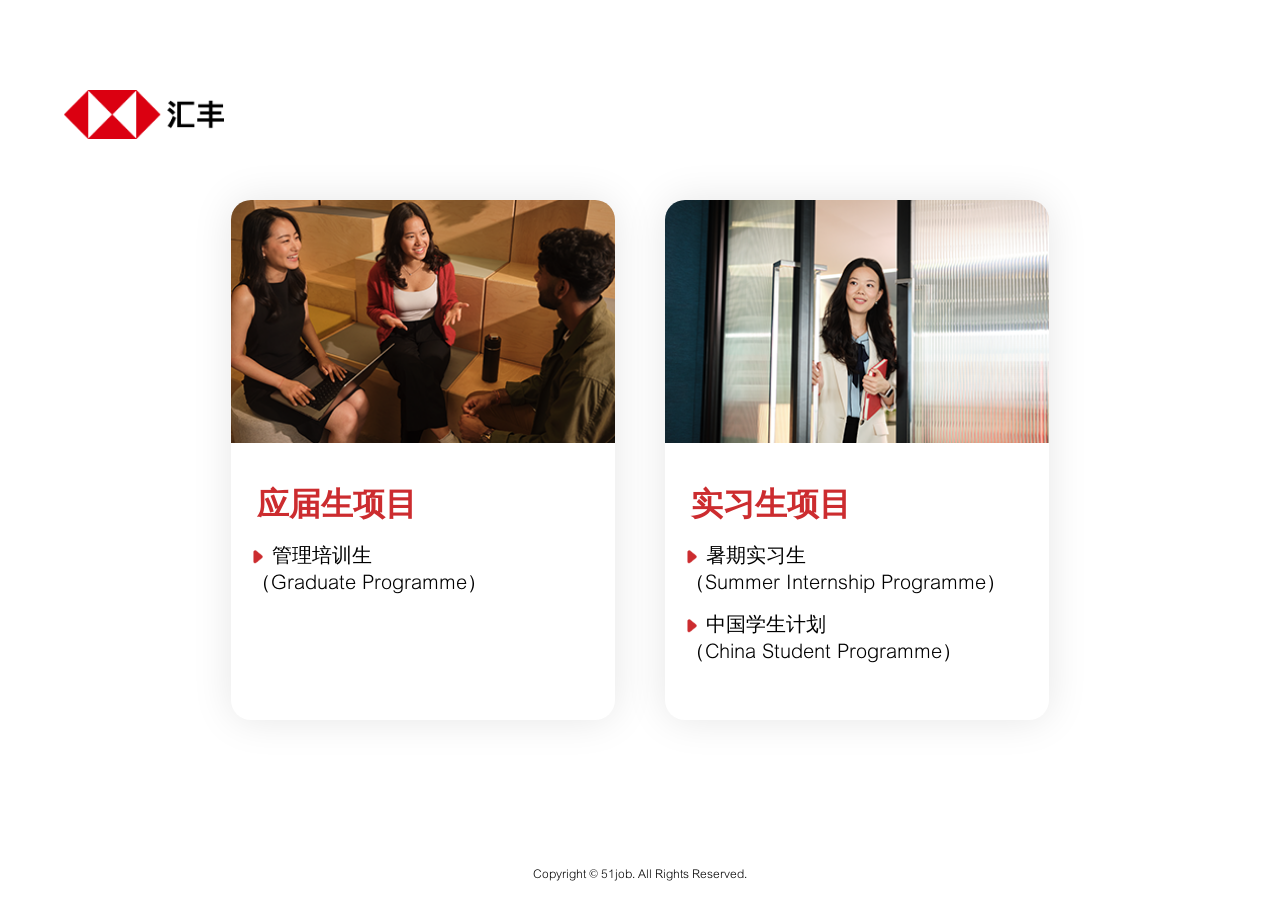
<file: index.html>
<!doctype html>
<html lang="en">
  <head>
    <!-- JSl70ee6Jeu8oxGMrnHo3wvqVj9bJJhqny8ovd8jeAdW8zS6lGyMfg4YvP5ZGYLPdS2XzC8arn1nfU9tlh5NT6Po3hvJfE0NNgPdnr4VinI= -->
    <!-- 是否使用数据接口：否 -->
    <meta charset="UTF-8" />
    <meta name="viewport" content="width=device-width, initial-scale=1.0" />
    <meta http-equiv="X-UA-Compatible" content="ie=edge" />
    <meta http-equiv="Content-Type" content="text/html; charset=utf-8" />
    <meta name="viewport" content="width=device-width,initial-scale=1" />
    <title>汇丰银行2027校园招聘</title>
    <meta
      content="汇丰银行2027校园招聘，前程无忧为您提供最新招聘职位，校园招聘信息，面试技巧等。帮助您顺利踏入汇丰银行2027校园的大门，开启一段崭新的职业生涯。"
      name="description"
    />
    <meta
      content="汇丰银行2027校园招聘,汇丰银行2027校园招聘信息,汇丰银行2027校园招聘"
      name="keywords"
    />
    <meta http-equiv="expires" content="0" />
    <meta http-equiv="pragma" content="no-cache" />
    <meta http-equiv="cache-control" content="no-cache" />
    <meta name="format-detection" content="telephone=no" />
    <meta
      name="viewport"
      content="width=device-width,initial-scale=1,minimum-scale=1,maximum-scale=1,user-scalable=no"
    />
    <meta name="viewport" content="width=1280" />
    <meta name="robots" content="all" />
    <meta http-equiv="cache-control" content="no-siteapp" />
    <meta name="render" content="webkit|ie-comp|ie-stand" />
    <link rel="stylesheet" href="./css/reset.min.css" />
    <!-- <link rel="stylesheet" href="./css/style.css"> -->
    <!-- <script src="https://campus.51job.com/51job-ideal-cdn/ienv/2022d1d1d5/ienv.min.js"></script>
  <script src="https://campus.51job.com/51job-ideal-cdn/jquery/2022d1d12d4/jquery.min.js"></script> -->
    <script type="text/javascript">
      if (/(iPhone|iPad|iPod|iOS|Android)/i.test(navigator.userAgent)) {
        window.location.href = "./m/index.html";
      } else {
      }
    </script>
    <!-- 51统计 -->
    <link rel="stylesheet" type="text/css" href="css/reset.min.css" />
    <script>
      var sId = "2bcb8d4c5956c9aa0345824df34c0d81";
      show = document.createElement("script");
      show.src = "//analysis.51job.com/show.js?" + sId;
      var headElement = document.getElementsByTagName("head")[0];
      headElement.appendChild(show);
    </script>

    <style type="text/css">
      body {
        font-family: "light";
      }
      /*版权*/
      .copyright {
        position: absolute;
        bottom: 0;
        width: 100%;
        text-align: center;
        height: 50px;
        line-height: 50px;
        color: #000;
        font-size: 12px;
        z-index: 20;
      }

      #demo1 {
        height: 100vh;
        width: 100%;
        position: relative;
        /* background: url(images/zsj.png) no-repeat top left/100% 100%; */
        background: #ffffff;
      }
      .s1-content {
        height: calc(100% - 160px); /* 设置容器高度为 100% */
        display: flex;
        flex-direction: column;
        justify-content: center; /* 水平居中 */
        align-items: center; /* 垂直居中 */
      }
      .navbox {
        display: flex;
        justify-content: center; /* 水平居中 */
        align-items: center; /* 垂直居中 */
        cursor: pointer;
      }
      .navbox .l,
      .navbox .r,
      .navbox .c {
        width: 384px;
        height: 520px;
        background-color: #ffffff;
        box-shadow: 0px 0px 40px 0px rgba(0, 0, 0, 0.1);
        border-radius: 20px;
        margin-top: 180px;
      }
      .navbox .l img,
      .navbox .r img,
      .navbox .c img {
        width: 100%;
        border-radius: 20px 20px 0px 0px;
      }
      .navbox .l {
        margin-right: 50px;
      }
      .navbox p {
        padding-left: 20px;
        padding-bottom: 15px;
        box-sizing: border-box;
        font-size: 20px;
      }
      .navbox h2 {
        font-size: 32px;
        color: #cc2c2f;
        padding: 36px 0px 15px 26px;
        box-sizing: border-box;
      }
      @media (max-width: 1200px) {
        .navbox .l,
        .navbox .r,
        .navbox .c {
          flex: 1;
          width: auto;
          height: 520px;
          background-color: #ffffff;
          box-shadow: 0px 0px 40px 0px rgba(0, 0, 0, 0.1);
          border-radius: 20px;
          margin-top: 180px;
        }
      }
      .logo {
        position: absolute;
        top: 10%;
        left: 5%;
        box-sizing: border-box;
        width: 160px;
        height: 49px;
      }
      .sjx {
        width: 15px !important;
        height: 15px !important;
        vertical-align: middle;
        /* margin-right: 15px; */
      }
      .navbox a {
        color: #000;
      }

      @font-face {
        font-family: light;
        src: url("../font/light.woff") format("truetype");
      }
    </style>
  </head>

  <body>
    <!-- <div class="ent">
    <a href="about.html"><img src="images/ent.png"></a>
  </div> -->
    <div id="demo1">
      <div class="s1-content">
        <img class="logo" alt="logo" src="images/logo.png" />
        <div class="navbox">
          <div class="l">
            <img alt="logo" src="images/pic10.png" />
            <h2>应届生项目</h2>
            <a href="about1.html">
              <p>
                <img class="sjx" src="images/sjx.png" />
                管理培训生<br />（Graduate Programme）
              </p>
            </a>
            <!-- <a href="about2.html">
            <p>
              <img class="sjx" src="images/sjx.png" />
              未来领袖计划<br>（Supernova Programme）
             </p>
          </a> -->
          </div>
          <div class="c">
            <img alt="logo" src="images/pic9.png" />
            <h2>实习生项目</h2>
            <a href="sip.html">
              <p>
                <img class="sjx" src="images/sjx.png" />
                暑期实习生<br />
                （Summer Internship Programme）
              </p>
            </a>
            <a href="csp.html">
              <p>
                <img class="sjx" src="images/sjx.png" />
                <span>
                  中国学生计划<br />
                  （China Student Programme）
                </span>
              </p>
            </a>
          </div>
          <!-- <div class="r">
          <img alt="logo" src="images/pic3.jpg" />
          <h2>
            汇聚英才·成就未来
          </h2>
          <a target="_blank" href="https://campus.51job.com/competition">
           <p>
            <img class="sjx" src="images/sjx.png" />
            <span>
              汇丰中国未来商业领袖挑战赛
            </span>
           </p>
          </a>
        </div> -->
        </div>
      </div>
      <!-- <img class="slogan" alt="logo" src="images/slogan.png" /> -->
    </div>
    <div class="copyright">
      <p>
        Copyright © 51job. All Rights Reserved.
        <!-- <img src="images/hand.png" />未经51job.com同意，不得转载本网站之所有招聘信息及作品；无忧工作网版权所有&copy;1999-
      <script>
        document.write((new Date()).getFullYear())
      </script> -->
      </p>
    </div>
  </body>
</html>
</file>
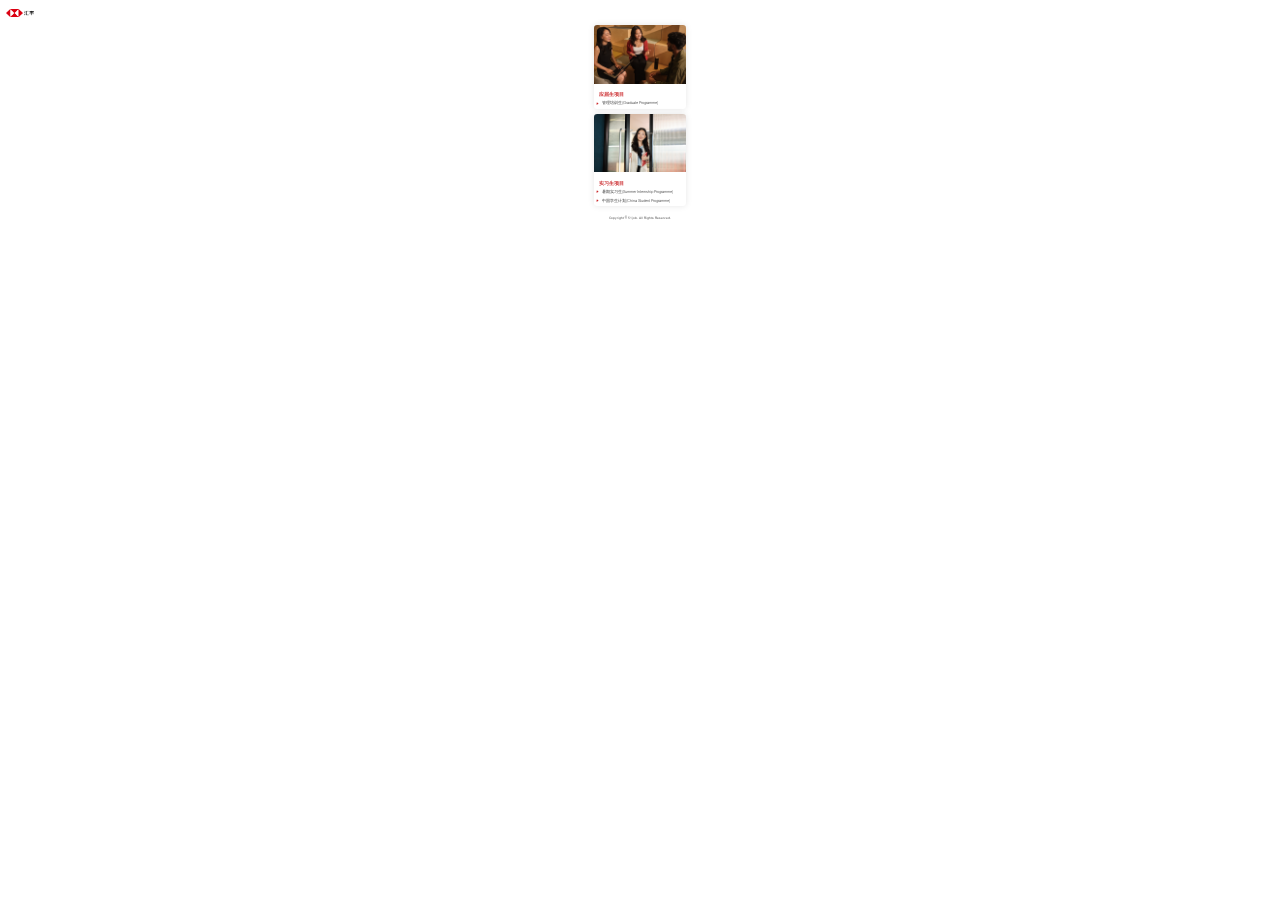
<file: m/index.html>
<!doctype html>
<html lang="en">
  <head>
    <!-- 制作人信息 -->
    <!-- JSl70ee6Jeu8oxGMrnHo3wvqVj9bJJhqny8ovd8jeAdW8zS6lGyMfg4YvP5ZGYLPdS2XzC8arn1nfU9tlh5NT6Po3hvJfE0NNgPdnr4VinI= -->
    <!-- 是否使用数据接口：否 -->
    <title>汇丰银行2027校园招聘</title>
    <meta
      content="汇丰银行2027校园招聘，前程无忧为您提供最新招聘职位，校园招聘信息，面试技巧等。帮助您顺利踏入汇丰银行的大门，开启一段崭新的职业生涯。"
      name="description"
    />
    <meta
      content="汇丰银行2027校园招聘,汇丰银行2027校园招聘信息,汇丰银行2027校园招聘"
      name="keywords"
    />
    <meta http-equiv="Content-Type" content="text/html; charset=utf-8" />
    <meta http-equiv="pragma" content="no-cach" />
    <meta name="robots" content="all" />
    <meta http-equiv="x-rim-auto-match" content="none" />
    <meta name="format-detection" content="telephone=no" />
    <meta name="format-detection" content="email=no" />
    <meta name="format-detection" content="address=no" />
    <meta name="format-detection" content="date=no" />
    <meta
      name="viewport"
      content="width=device-width, user-scalable=no, initial-scale=1.0, maximum-scale=1.0, minimum-scale=1.0"
    />
    <meta
      http-equiv="Cache-Control"
      content="no-cache, no-store, must-revalidate"
    />
    <meta http-equiv="Pragma" content="no-cache" />
    <meta http-equiv="Expires" content="0" />
    <script
      type="text/javascript"
      src="https://campus.51job.com/51job-ideal-cdn/jquery/2022d1d12d4/jquery.min.js"
    ></script>
    <link
      rel="stylesheet"
      href="https://campus.51job.com/51job-ideal-cdn/swiper/2022d5d2d0/swiper.min.css"
    />
    <script src="https://res.wx.qq.com/open/js/jweixin-1.6.0.js"></script>
    <script src="https://campus.51job.com/51job-ideal-cdn/ienv/2022d1d1d5/ienv.min.js"></script>
    <script type="text/javascript">
      if (/(iPhone|iPad|iPod|iOS|Android)/i.test(navigator.userAgent)) {
        window.IENV.config({
          rem: { bline: "by", rval: 1334 },
        });
      } else {
        // pc
        // window.location.href = "https://campus.51job.com/hsbc/";
      }
      // var loader51 = new IENV.Loader({ auto: true });
    </script>
    <link rel="stylesheet" type="text/css" href="css/index.css" />
    <link rel="stylesheet" type="text/css" href="css/reset.min.css" />

    <!-- <script type="text/javascript">
    (function (document) {
      var dcl = document.documentElement,
        ww;

      function setRootRem() {
        ww = dcl.clientWidth;
        dcl.style.fontSize = 100 * (ww / 750) + "px"; // 750为设计稿宽度
      }
      setRootRem();
      document.addEventListener("DOMContentLoaded", setRootRem, false);
      window.addEventListener("resize", setRootRem, false);
    })(document);
  </script> -->
  </head>

  <body class="bj">
    <!-- 横屏 -->
    <!-- <div class="cover posa">
    <div class="iphone Rotate"></div>
    <p>为了更好的用户体验，请将屏幕竖向浏览！</p>
  </div> -->
    <!-- 横屏 -->
    <div class="swiper-container picMain">
      <div class="swiper-wrapper">
        <!-- p1 -->
        <div class="swiper-slide swiper-no-swiping">
          <div class="box">
            <div class="logo">
              <img src="images/logo.png" />
            </div>
            <div class="navbox">
              <div class="l">
                <img alt="logo" src="images/pic8.png" />
                <h2>应届生项目</h2>
                <a href="about1.html">
                  <p>
                    <img class="sjx" src="images/sjx.png" />
                    管理培训生(Graduate Programme)
                  </p>
                </a>
                <!-- <a href="about2.html">
              <p>
                <img class="sjx" src="images/sjx.png" />
                未来领袖计划(Supernova Programme)
              </p>
            </a> -->
              </div>
              <div class="c">
                <img alt="logo" src="images/pic9.png" />
                <h2>实习生项目</h2>
                <a href="sip.html">
                  <p>
                    <img class="sjx" src="images/sjx.png" />
                    暑期实习生(Summer Internship Programme)
                  </p>
                </a>
                <a href="csp.html">
                  <p>
                    <img class="sjx" src="images/sjx.png" />
                    中国学生计划(China Student Programme)
                  </p>
                </a>
              </div>
              <!-- <div class="r">
            <img alt="logo" src="images/sy3.png" />
            <h2>汇聚英才·成就未来</h2>
            <a target="_blank" href="https://campus.51job.com/competition">
              <p>
                <img class="sjx" src="images/sjx.png" />
                汇丰中国未来商业领袖挑战赛
                
              </p>
            </a>
          </div> -->
            </div>
            <!--版权信息区域-->
            <div class="copyright">
              <p>Copyright © 51job. All Rights Reserved.</p>
              <!-- <p>
            无忧工作网版权所有&copy;1999-
            <script>
              document.write(new Date().getFullYear());
            </script>
          </p> -->
            </div>
          </div>
        </div>
      </div>
    </div>
  </body>
  <!--swiper轮播-->
  <script
    type="text/javascript"
    src="https://campus.51job.com/51job-ideal-cdn/swiper/2022d5d2d0/swiper.min.js"
  ></script>
  <!--swiper轮播-->

  <script>
    // $.support.cors = true;
    // window.IENV.useShare({
    //     title: '',
    //     desc: '',
    //     link: location.href,
    //     imgUrl: "images/share.png",
    //     debug: false
    // })
  </script>
  <script>
    var mySwiper = new Swiper(".swiper", {
      autoplay: true, //可选选项，自动滑动
      pagination: {
        el: ".swiper-pagination",
      },
    });
  </script>
</html>
</file>
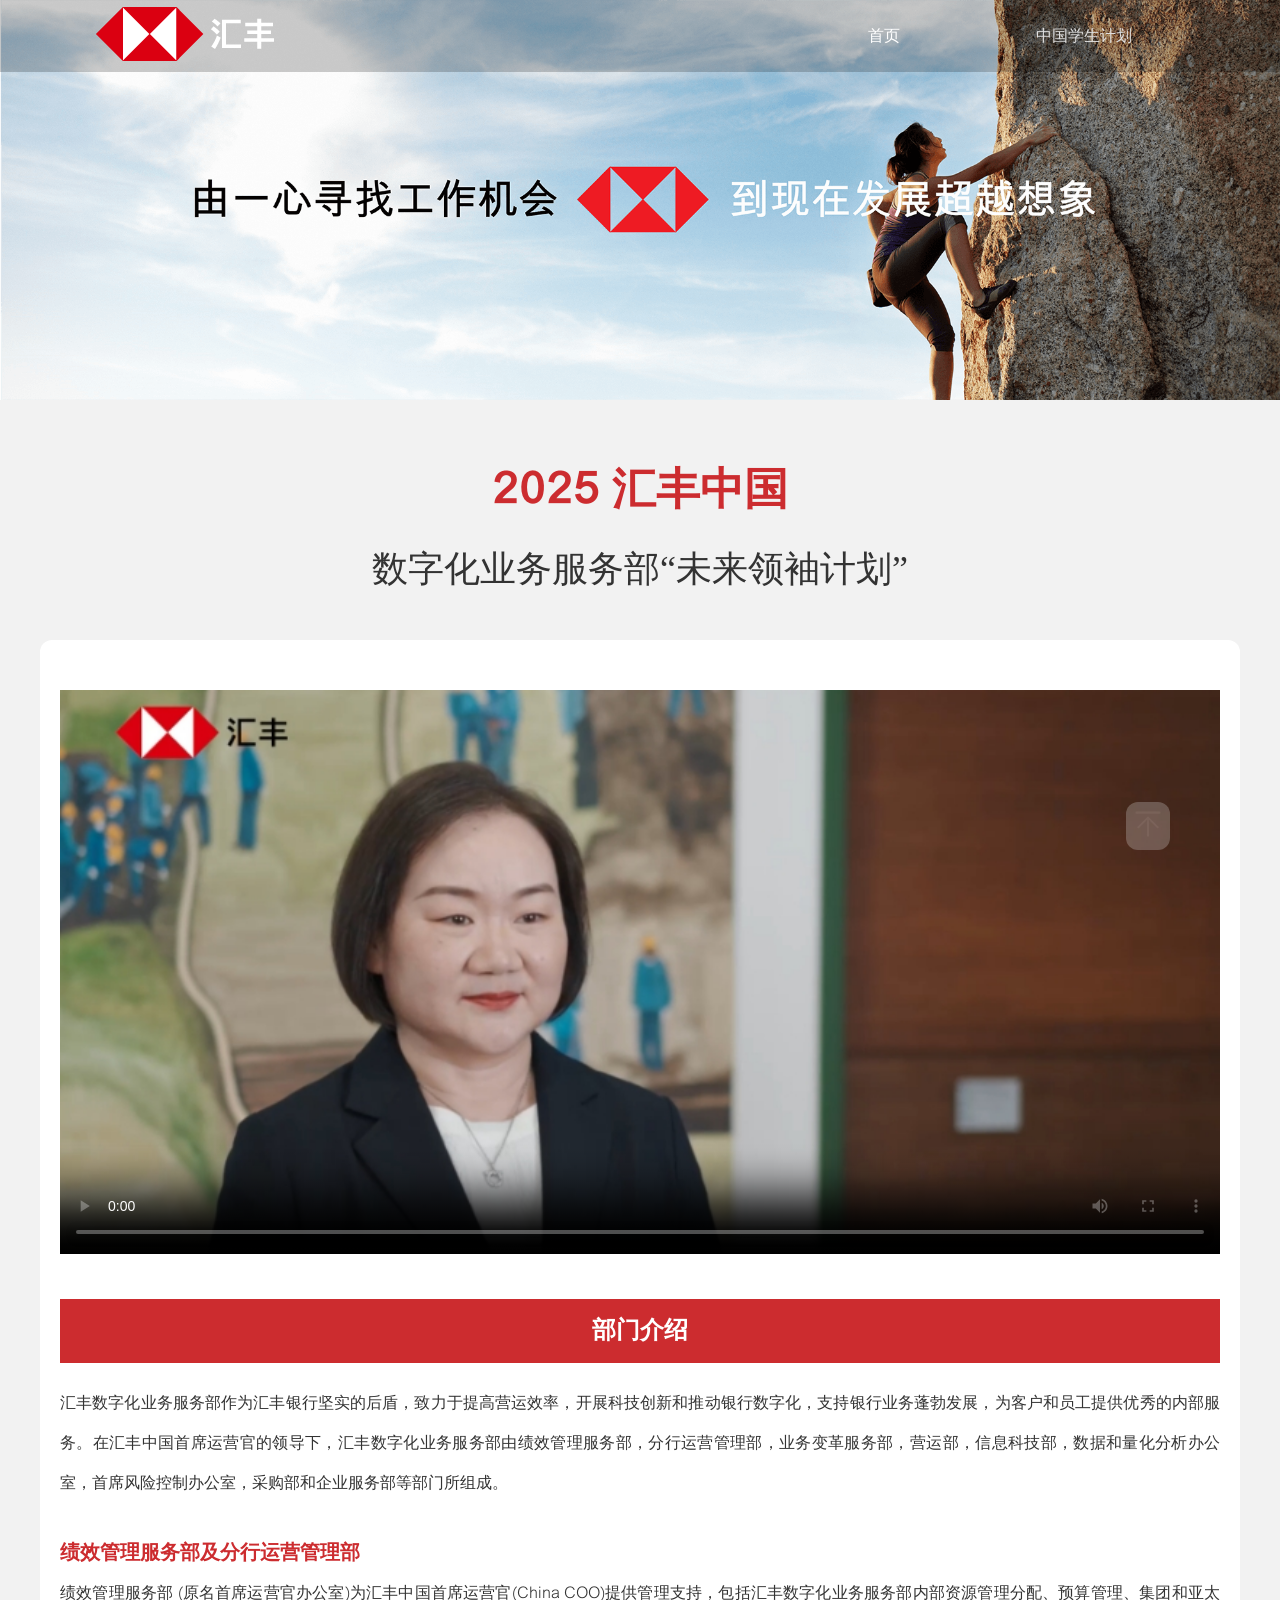
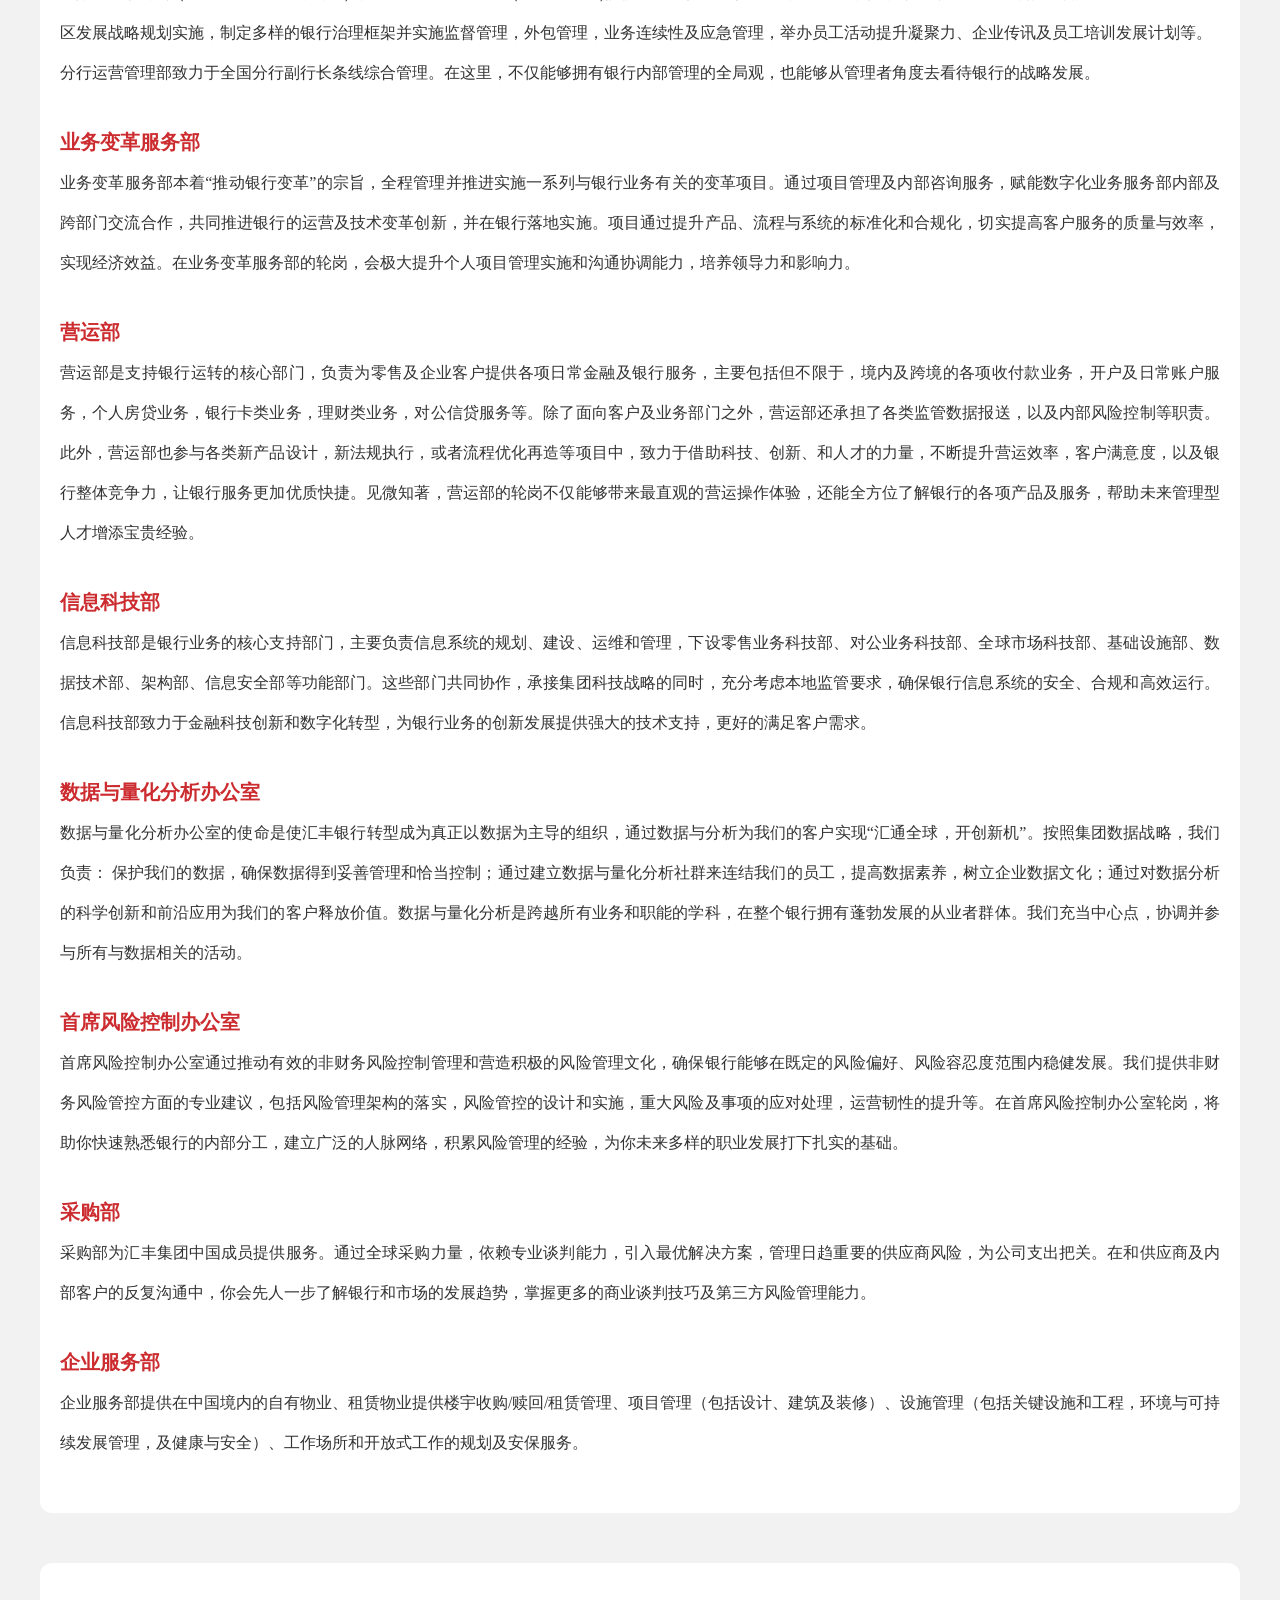
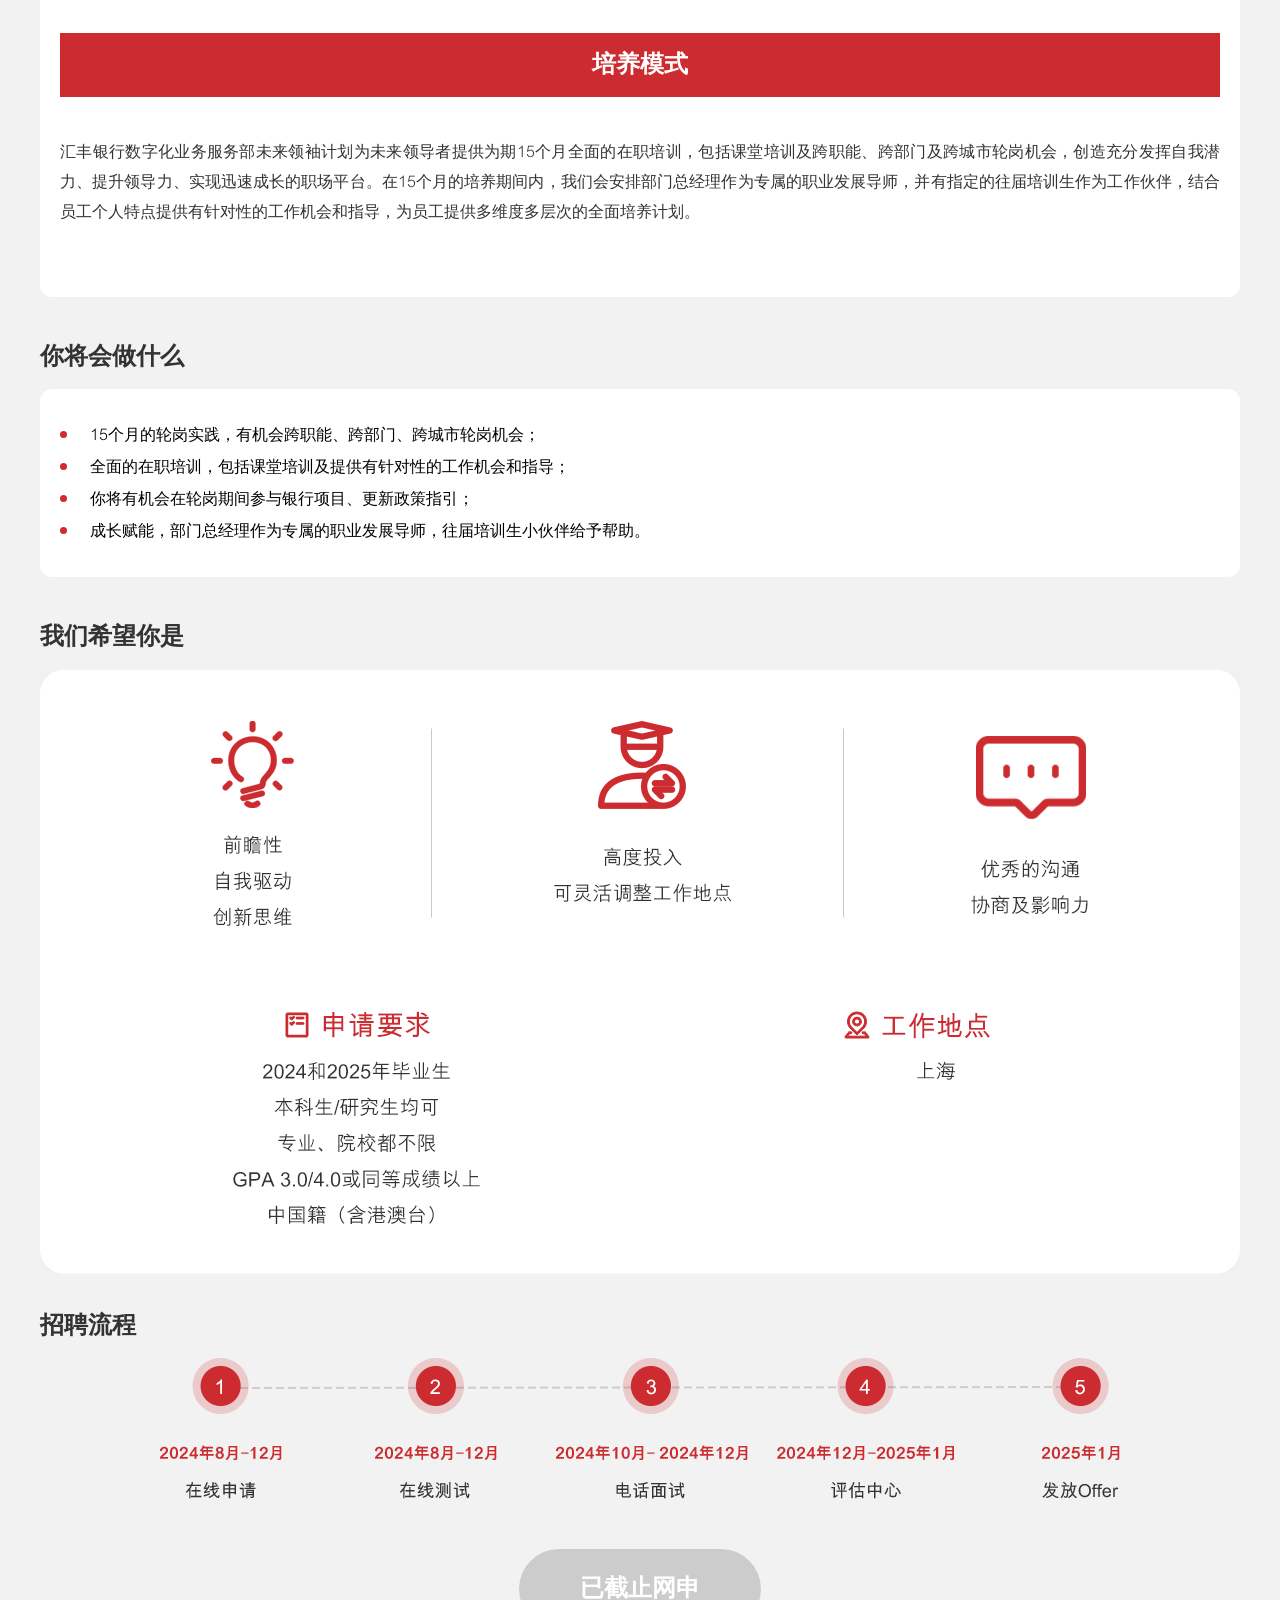
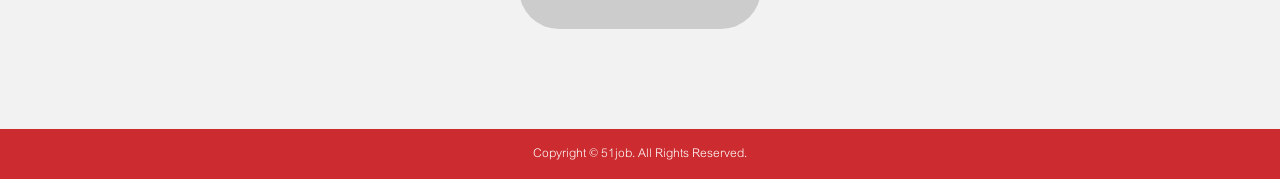
<file: about2.html>
<!doctype html>
<html>
  <head>
    <!-- JSl70ee6Jeu8oxGMrnHo3wvqVj9bJJhqny8ovd8jeAdW8zS6lGyMfg4YvP5ZGYLPdS2XzC8arn1nfU9tlh5NT6Po3hvJfE0NNgPdnr4VinI= -->
    <!-- 是否使用数据接口：否 -->
    <meta charset="UTF-8" />
    <meta name="viewport" content="width=device-width, initial-scale=1.0" />
    <meta http-equiv="X-UA-Compatible" content="ie=edge" />
    <meta http-equiv="Content-Type" content="text/html; charset=utf-8" />
    <meta name="viewport" content="width=device-width,initial-scale=1" />
    <title>汇丰银行2027校园招聘</title>
    <meta
      content="汇丰银行2027校园招聘，前程无忧为您提供最新招聘职位，校园招聘信息，面试技巧等。帮助您顺利踏入汇丰银行2027校园的大门，开启一段崭新的职业生涯。"
      name="description"
    />
    <meta
      content="汇丰银行2027校园招聘,汇丰银行2027校园招聘信息,汇丰银行2027校园招聘"
      name="keywords"
    />
    <meta http-equiv="expires" content="0" />
    <meta http-equiv="pragma" content="no-cache" />
    <meta http-equiv="cache-control" content="no-cache" />
    <meta name="format-detection" content="telephone=no" />
    <meta
      name="viewport"
      content="width=device-width,initial-scale=1,minimum-scale=1,maximum-scale=1,user-scalable=no"
    />
    <meta name="viewport" content="width=1280" />
    <meta name="robots" content="all" />
    <meta http-equiv="cache-control" content="no-siteapp" />
    <meta name="render" content="webkit|ie-comp|ie-stand" />
    <link href="css/reset.min.css" rel="stylesheet" type="text/css" />
    <link href="css/style.css" rel="stylesheet" type="text/css" />
    <link
      rel="stylesheet"
      href="https://campus.51job.com/51job-ideal-cdn/swiper/2022d5d2d0/swiper.min.css"
    />
    <link
      rel="stylesheet"
      href="https://cdnjs.cloudflare.com/ajax/libs/animate.css/4.1.1/animate.min.css"
    />
    <!-- <link rel="stylesheet" href="css/animate.min.css"> -->
    <link rel="stylesheet" type="text/css" href="css/certify.css" />
    <script type="text/javascript">
      if (/(iPhone|iPad|iPod|iOS|Android)/i.test(navigator.userAgent)) {
        // h5
        window.location.href = "https://campus.51job.com/hsbc/m/about2.html";
      } else {
      }
    </script>
  </head>

  <body ctmid="" baseUrl="" jobdata="js/main.js">
    <div id="wrap">
      <div class="header">
        <div class="top top1">
          <div class="clearfix">
            <div class="inner">
              <div class="logo">
                <img src="images/logo2.png" alt="" />
              </div>
              <ul class="nav1 clearfix">
                <li><a href="index.html" forCheck="nav">首页</a></li>
                <!-- <li class="nav3box">
                                    <a href="about1.html" forCheck="nav">管理培训生</a>
                                    <div class="nav3">
                                        <div>
                                           <a href="about1.html">项目介绍</a>
                                        </div>
                                        <div>
                                            <a href="about5.html">
                                                申请攻略及常见问题
                                            </a>
                                        </div>
                                    </div>
                                </li>
                                <li><a href="about2.html" forCheck="nav" class="on">未来领袖计划</a></li> -->
                <!-- <li><a href="sip.html" forCheck="nav">暑期实习生</a></li> -->
                <!-- <li><a target="_blank" href="https://campus.51job.com/competition" forCheck="nav">商业领袖挑战赛</a></li> -->
                <li><a href="csp.html" forCheck="nav">中国学生计划</a></li>
              </ul>
            </div>
          </div>
        </div>
        <div class="top top2">
          <div class="clearfix">
            <div class="inner">
              <div class="logo">
                <img src="images/logo.png" alt="" />
              </div>
              <ul class="nav1 nav4 clearfix">
                <li><a href="index.html" forCheck="nav">首页</a></li>
                <!-- <li class="nav3box">
                                    <a href="about1.html" forCheck="nav">管理培训生</a>
                                    <div class="nav3">
                                        <div>
                                           <a href="about1.html">项目介绍</a>
                                        </div>
                                        <div>
                                            <a href="about5.html">
                                                申请攻略及常见问题
                                            </a>
                                        </div>
                                    </div>
                                </li>
                                <li><a href="about2.html"  class="on" forCheck="nav">未来领袖计划</a></li> -->
                <!-- <li><a href="sip.html" forCheck="nav">暑期实习生</a></li> -->
                <!-- <li><a target="_blank" href="https://campus.51job.com/competition" forCheck="nav">商业领袖挑战赛</a></li> -->
                <li><a href="csp.html" forCheck="nav">中国学生计划</a></li>
              </ul>
            </div>
          </div>
        </div>
        <div class="banner">
          <img src="images/s1/banner.png" alt="" />
        </div>
      </div>
      <div class="main wlbox">
        <div class="inner clearfix">
          <div class="titlebox">
            <h2>2025 汇丰中国</h2>
            <p>数字化业务服务部“未来领袖计划”</p>
          </div>
          <div class="content animate__animated animate__slideInUp">
            <div class="videobox">
              <video
                poster="./images/fm7.jpg"
                src="https://ideal.chinaceotv.com/2024/830/20240829.mp4"
                controls="controls"
              ></video>
            </div>
            <div class="fulture">
              <div class="py">部门介绍</div>
              <p>
                汇丰数字化业务服务部作为汇丰银行坚实的后盾，致力于提高营运效率，开展科技创新和推动银行数字化，支持银行业务蓬勃发展，为客户和员工提供优秀的内部服务。在汇丰中国首席运营官的领导下，汇丰数字化业务服务部由绩效管理服务部，分行运营管理部，业务变革服务部，营运部，信息科技部，数据和量化分析办公室，首席风险控制办公室，采购部和企业服务部等部门所组成。
              </p>
              <p class="xbt">绩效管理服务部及分行运营管理部</p>
              <p>
                绩效管理服务部 (原名首席运营官办公室)为汇丰中国首席运营官(China
                COO)提供管理支持，包括汇丰数字化业务服务部内部资源管理分配、预算管理、集团和亚太区发展战略规划实施，制定多样的银行治理框架并实施监督管理，外包管理，业务连续性及应急管理，举办员工活动提升凝聚力、企业传讯及员工培训发展计划等。
              </p>
              <p>
                分行运营管理部致力于全国分行副行长条线综合管理。在这里，不仅能够拥有银行内部管理的全局观，也能够从管理者角度去看待银行的战略发展。
              </p>
              <p class="xbt">业务变革服务部</p>
              <p>
                业务变革服务部本着“推动银行变革”的宗旨，全程管理并推进实施一系列与银行业务有关的变革项目。通过项目管理及内部咨询服务，赋能数字化业务服务部内部及跨部门交流合作，共同推进银行的运营及技术变革创新，并在银行落地实施。项目通过提升产品、流程与系统的标准化和合规化，切实提高客户服务的质量与效率，实现经济效益。在业务变革服务部的轮岗，会极大提升个人项目管理实施和沟通协调能力，培养领导力和影响力。
              </p>
              <p class="xbt">营运部</p>
              <p>
                营运部是支持银行运转的核心部门，负责为零售及企业客户提供各项日常金融及银行服务，主要包括但不限于，境内及跨境的各项收付款业务，开户及日常账户服务，个人房贷业务，银行卡类业务，理财类业务，对公信贷服务等。除了面向客户及业务部门之外，营运部还承担了各类监管数据报送，以及内部风险控制等职责。此外，营运部也参与各类新产品设计，新法规执行，或者流程优化再造等项目中，致力于借助科技、创新、和人才的力量，不断提升营运效率，客户满意度，以及银行整体竞争力，让银行服务更加优质快捷。见微知著，营运部的轮岗不仅能够带来最直观的营运操作体验，还能全方位了解银行的各项产品及服务，帮助未来管理型人才增添宝贵经验。
              </p>
              <p class="xbt">信息科技部</p>
              <p>
                信息科技部是银行业务的核心支持部门，主要负责信息系统的规划、建设、运维和管理，下设零售业务科技部、对公业务科技部、全球市场科技部、基础设施部、数据技术部、架构部、信息安全部等功能部门。这些部门共同协作，承接集团科技战略的同时，充分考虑本地监管要求，确保银行信息系统的安全、合规和高效运行。信息科技部致力于金融科技创新和数字化转型，为银行业务的创新发展提供强大的技术支持，更好的满足客户需求。
              </p>
              <p class="xbt">数据与量化分析办公室</p>
              <p>
                数据与量化分析办公室的使命是使汇丰银行转型成为真正以数据为主导的组织，通过数据与分析为我们的客户实现“汇通全球，开创新机”。按照集团数据战略，我们负责：
                保护我们的数据，确保数据得到妥善管理和恰当控制；通过建立数据与量化分析社群来连结我们的员工，提高数据素养，树立企业数据文化；通过对数据分析的科学创新和前沿应用为我们的客户释放价值。数据与量化分析是跨越所有业务和职能的学科，在整个银行拥有蓬勃发展的从业者群体。我们充当中心点，协调并参与所有与数据相关的活动。
              </p>
              <p class="xbt">首席风险控制办公室</p>
              <p>
                首席风险控制办公室通过推动有效的非财务风险控制管理和营造积极的风险管理文化，确保银行能够在既定的风险偏好、风险容忍度范围内稳健发展。我们提供非财务风险管控方面的专业建议，包括风险管理架构的落实，风险管控的设计和实施，重大风险及事项的应对处理，运营韧性的提升等。在首席风险控制办公室轮岗，将助你快速熟悉银行的内部分工，建立广泛的人脉网络，积累风险管理的经验，为你未来多样的职业发展打下扎实的基础。
              </p>
              <p class="xbt">采购部</p>
              <p>
                采购部为汇丰集团中国成员提供服务。通过全球采购力量，依赖专业谈判能力，引入最优解决方案，管理日趋重要的供应商风险，为公司支出把关。在和供应商及内部客户的反复沟通中，你会先人一步了解银行和市场的发展趋势，掌握更多的商业谈判技巧及第三方风险管理能力。
              </p>
              <p class="xbt">企业服务部</p>
              <p>
                企业服务部提供在中国境内的自有物业、租赁物业提供楼宇收购/赎回/租赁管理、项目管理（包括设计、建筑及装修）、设施管理（包括关键设施和工程，环境与可持续发展管理，及健康与安全）、工作场所和开放式工作的规划及安保服务。
              </p>
            </div>
          </div>

          <!-- 培养模式 -->
          <div class="content animate__animated animate__slideInUp pyms">
            <div class="py">培养模式</div>
            <p>
              汇丰银行数字化业务服务部未来领袖计划为未来领导者提供为期15个月全面的在职培训，包括课堂培训及跨职能、跨部门及跨城市轮岗机会，创造充分发挥自我潜力、提升领导力、实现迅速成长的职场平台。在15个月的培养期间内，我们会安排部门总经理作为专属的职业发展导师，并有指定的往届培训生作为工作伙伴，结合员工个人特点提供有针对性的工作机会和指导，为员工提供多维度多层次的全面培养计划。
            </p>
          </div>
          <p class="xb-l">你将会做什么</p>
          <div class="content doit">
            <div class="cirbox">
              <p>15个月的轮岗实践，有机会跨职能、跨部门、跨城市轮岗机会；</p>
              <p>
                全面的在职培训，包括课堂培训及提供有针对性的工作机会和指导；
              </p>
              <p>你将有机会在轮岗期间参与银行项目、更新政策指引；</p>
              <p>
                成长赋能，部门总经理作为专属的职业发展导师，往届培训生小伙伴给予帮助。
              </p>
            </div>
          </div>
          <p class="xb-l">我们希望你是</p>
          <!-- <div class="content">
                        <div class="picbox">
                            <img src="images/pic3.png" alt="" />
                        </div>
                    </div> -->
          <div class="picbox">
            <img src="images/pic8.png" alt="" />
          </div>
          <p class="xb-l">招聘流程</p>
          <div class="picbox lcbox">
            <img src="images/lc.png" alt="" />
          </div>
          <!-- <a class="click-web" href="https://hsbc.taleo.net/careersection/external/jobdetail.ftl?lang=en_gb&job=0000KKA5">
                        <div class="submit">
                           已截止网申
                        </div>
                    </a> -->
          <div class="submit closeSubmit">已截止网申</div>
        </div>
        <!-- <div class="nav2 animate__animated animate__fadeIn">
                    <ul>
                        <li>
                           <a href="#qqyqbox">
                            <img src="images/wjx1.png" alt="" />申请要求
                           </a>
                        </li>
                        <li>
                            <a href="about5.html">
                                <img src="images/wt1.png" alt="" />常见问题
                            </a>
                        </li>
                    </ul>
                </div> -->
      </div>

      <div class="copyright">
        Copyright © 51job. All Rights Reserved.
        <!-- 未经51job.com同意，不得转载本网站之所有招聘信息及作品；无忧工作网版权所有&copy;1999-<script>
                    document.write((new Date()).getFullYear())
                </script> -->
      </div>
    </div>

    <script type="text/javascript" src="js/jquery.min.js"></script>

    <script type="text/javascript" src="js/qq.js"></script>
    <script type="text/javascript" src="js/main.js"></script>
    <script type="text/javascript"></script>
  </body>
</html>
</file>
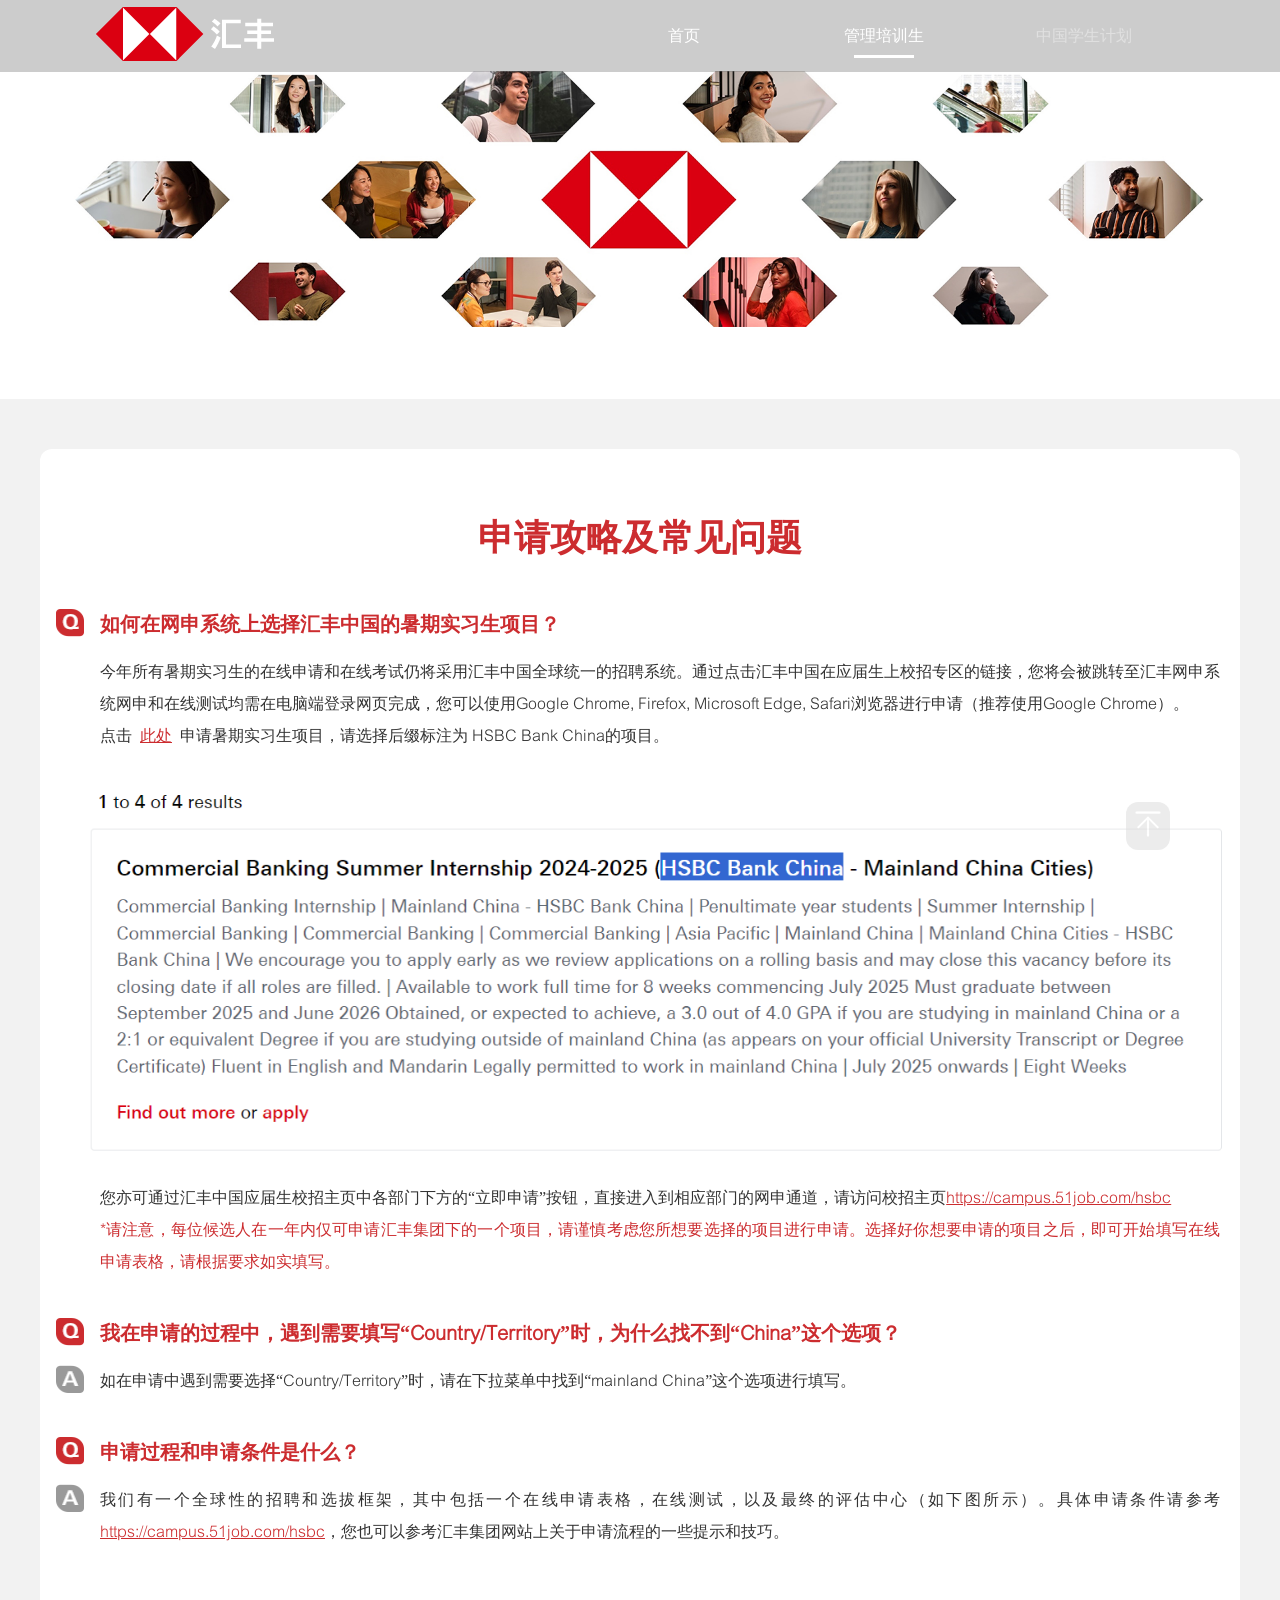
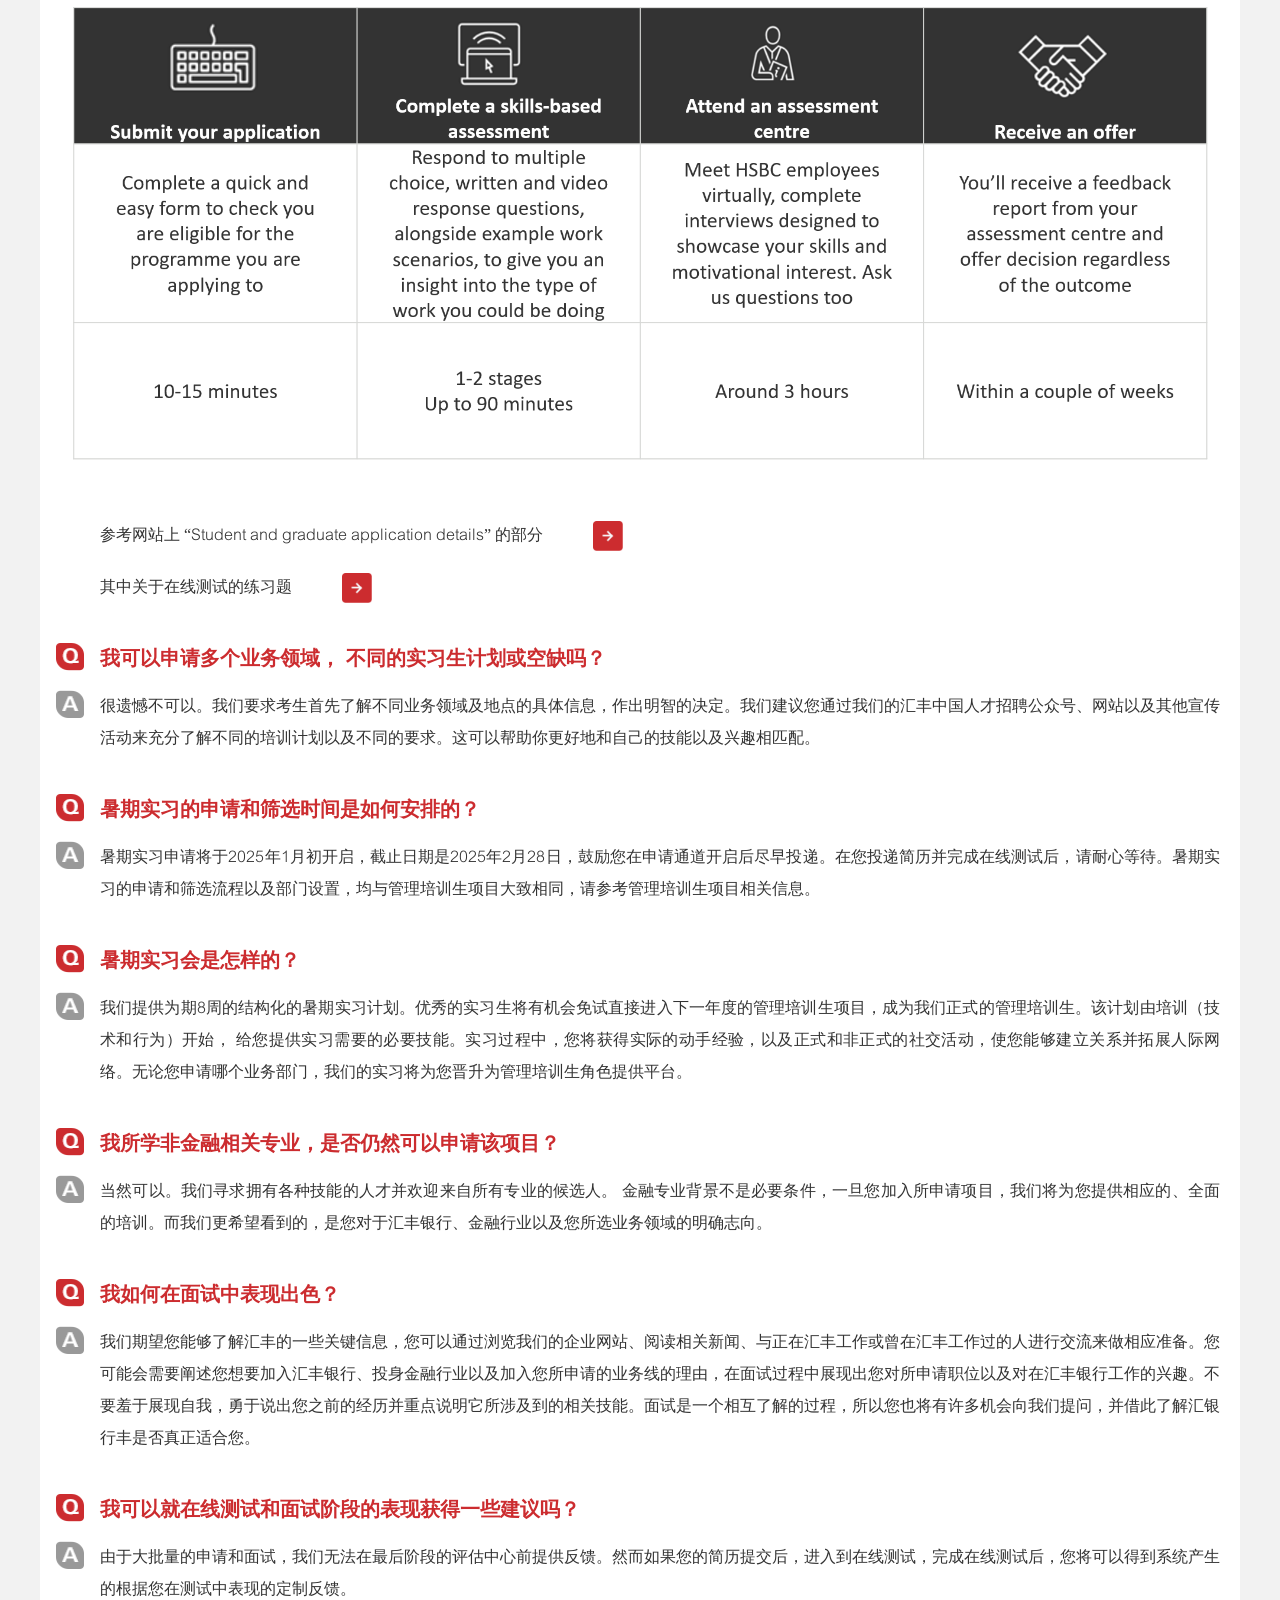
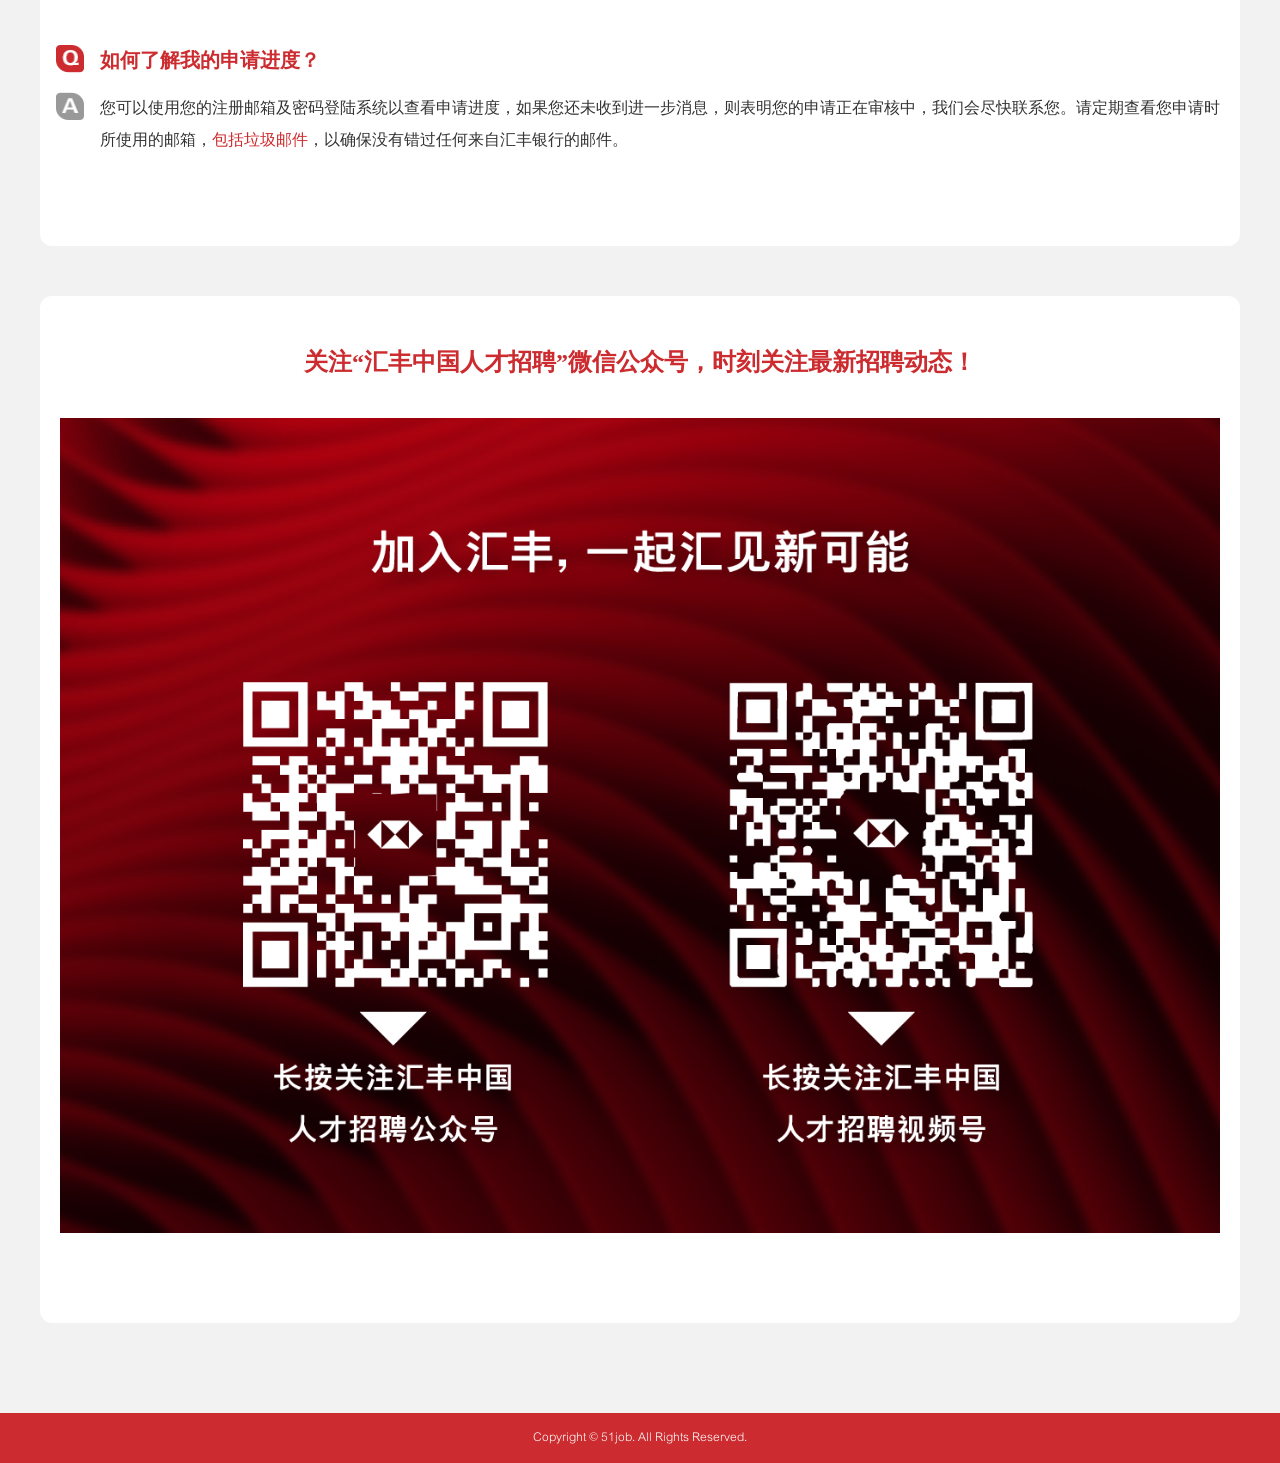
<file: about5.html>
<!doctype html>
<html>
  <head>
    <!-- JSl70ee6Jeu8oxGMrnHo3wvqVj9bJJhqny8ovd8jeAdW8zS6lGyMfg4YvP5ZGYLPdS2XzC8arn1nfU9tlh5NT6Po3hvJfE0NNgPdnr4VinI= -->
    <!-- 是否使用数据接口：否 -->
    <meta charset="UTF-8" />
    <meta name="viewport" content="width=device-width, initial-scale=1.0" />
    <meta http-equiv="X-UA-Compatible" content="ie=edge" />
    <meta http-equiv="Content-Type" content="text/html; charset=utf-8" />
    <meta name="viewport" content="width=device-width,initial-scale=1" />
    <title>汇丰银行2027校园招聘</title>
    <meta
      content="汇丰银行2027校园招聘，前程无忧为您提供最新招聘职位，校园招聘信息，面试技巧等。帮助您顺利踏入汇丰银行2027校园的大门，开启一段崭新的职业生涯。"
      name="description"
    />
    <meta
      content="汇丰银行2027校园招聘,汇丰银行2027校园招聘信息,汇丰银行2027校园招聘"
      name="keywords"
    />
    <meta http-equiv="expires" content="0" />
    <meta http-equiv="pragma" content="no-cache" />
    <meta http-equiv="cache-control" content="no-cache" />
    <meta name="format-detection" content="telephone=no" />
    <meta
      name="viewport"
      content="width=device-width,initial-scale=1,minimum-scale=1,maximum-scale=1,user-scalable=no"
    />
    <meta name="viewport" content="width=1280" />
    <meta name="robots" content="all" />
    <meta http-equiv="cache-control" content="no-siteapp" />
    <meta name="render" content="webkit|ie-comp|ie-stand" />
    <link href="css/reset.min.css" rel="stylesheet" type="text/css" />
    <link href="css/style.css" rel="stylesheet" type="text/css" />
    <link
      rel="stylesheet"
      href="https://campus.51job.com/51job-ideal-cdn/swiper/2022d5d2d0/swiper.min.css"
    />
    <link
      rel="stylesheet"
      href="https://cdnjs.cloudflare.com/ajax/libs/animate.css/4.1.1/animate.min.css"
    />
    <!-- <link rel="stylesheet" href="css/animate.min.css"> -->
    <link rel="stylesheet" type="text/css" href="css/certify.css" />
    <script type="text/javascript">
      if (/(iPhone|iPad|iPod|iOS|Android)/i.test(navigator.userAgent)) {
        // h5
        window.location.href = "https://campus.51job.com/hsbc/m/about5.html";
      } else {
      }
    </script>
  </head>

  <body ctmid="" baseUrl="" jobdata="js/main.js">
    <div id="wrap">
      <div class="header">
        <div class="top top1">
          <div class="clearfix">
            <div class="inner">
              <div class="logo">
                <img src="images/logo2.png" alt="" />
              </div>
              <ul class="nav1 clearfix">
                <li><a href="index.html" forCheck="nav">首页</a></li>
                <li class="nav3box">
                  <a class="on" href="about1.html" forCheck="nav">管理培训生</a>
                  <!-- <div class="nav3">
                                        <div>
                                           <a href="about1.html">项目介绍</a>
                                        </div>
                                        <div>
                                            <a href="about5.html">
                                                申请攻略及常见问题
                                            </a>
                                        </div>
                                    </div> -->
                </li>
                <!-- <li><a href="about2.html" forCheck="nav">未来领袖计划</a></li> -->
                <!-- <li><a href="sip.html" forCheck="nav">暑期实习生</a></li> -->
                <!-- <li class="nav3box">
                                    <a href="sip.html" forCheck="nav" class="on">暑期实习生</a>
                                    <div class="nav3">
                                        <div>
                                           <a href="sip.html">项目介绍</a>
                                        </div>
                                        <div>
                                            <a href="about5.html">
                                                申请攻略及常见问题
                                            </a>
                                        </div>
                                    </div>
                                </li> -->
                <!-- <li><a target="_blank" href="https://campus.51job.com/competition" forCheck="nav">商业领袖挑战赛</a></li> -->
                <li><a href="csp.html" forCheck="nav">中国学生计划</a></li>
              </ul>
            </div>
          </div>
        </div>
        <div class="top top2">
          <div class="clearfix">
            <div class="inner">
              <div class="logo">
                <img src="images/logo.png" alt="" />
              </div>
              <ul class="nav1 nav4 clearfix">
                <li><a href="index.html" forCheck="nav">首页</a></li>
                <li class="nav3box">
                  <a class="on" href="about1.html" forCheck="nav">管理培训生</a>
                  <!-- <div class="nav3">
                    <div>
                      <a href="about1.html">项目介绍</a>
                    </div>
                    <div>
                      <a href="about5.html"> 申请攻略及常见问题 </a>
                    </div>
                  </div> -->
                </li>
                <!-- <li><a href="about2.html" forCheck="nav">未来领袖计划</a></li> -->
                <!-- <li><a href="sip.html" forCheck="nav">暑期实习生</a></li> -->
                <!-- <li class="nav3box">
                                    <a href="sip.html" forCheck="nav" class="on">暑期实习生</a>
                                    <div class="nav3">
                                        <div>
                                           <a href="sip.html">项目介绍</a>
                                        </div>
                                        <div>
                                            <a href="about5.html">
                                                申请攻略及常见问题
                                            </a>
                                        </div>
                                    </div>
                                </li> -->
                <!-- <li><a target="_blank" href="https://campus.51job.com/competition" forCheck="nav">商业领袖挑战赛</a></li> -->
                <li><a href="csp.html" forCheck="nav">中国学生计划</a></li>
              </ul>
            </div>
          </div>
        </div>
        <div class="banner">
          <img src="images/s1/banner3.png" alt="" />
        </div>
      </div>
      <div class="main qa-box">
        <div class="inner clearfix">
          <div class="content animate__animated animate__slideInUp">
            <div class="titlebox">
              <h2>申请攻略及常见问题</h2>
            </div>
            <div class="qabox">
              <!-- 1 -->
              <div class="qa">
                <p class="bt">如何在网申系统上选择汇丰中国的暑期实习生项目？</p>
                <p class="dj">
                  今年所有暑期实习生的在线申请和在线考试仍将采用汇丰中国全球统一的招聘系统。通过点击汇丰中国在应届生上校招专区的链接，您将会被跳转至汇丰网申系统网申和在线测试均需在电脑端登录网页完成，您可以使用Google
                  Chrome, Firefox, Microsoft Edge,
                  Safari浏览器进行申请（推荐使用Google Chrome）。
                  <br />点击&ensp;<a
                    class="click-web red"
                    href="https://hsbcearlycareers.groupgti.com/VacancyPosting/Search#!/?facet_field=facetstring_VacancyDetail_Programme_Text:Summer%20Internship&facet_field=facetstring_VacancyDetail_CountryTerritory_Text:Mainland%20China"
                    >此处</a
                  >&ensp;申请暑期实习生项目，请选择后缀标注为 HSBC Bank
                  China的项目。
                </p>
                <div class="picbox">
                  <img src="images/qa/6.png" alt="" />
                </div>
                <!-- <p class="dj">
                                    <br>点击&ensp;<a class="click-web red" href="https://hsbcearlycareers.groupgti.com/VacancyPosting/Search#!/?facet_field=facetstring_VacancyDetail_Location_Text:Mainland%20China%20Cities%20-%20HSBC%20Bank%20China&facet_field=facetstring_VacancyDetail_Programme_Text:Summer%20Internship">此处</a>&ensp;申请暑期实习生项目，请选择后缀标注为 HSBC Bank China的项目。
                                </p>
                                <div class="picbox">
                                    <img src="images/qa/2.png" alt="" />
                                </div> -->
                <p class="dj">
                  您亦可通过汇丰中国应届生校招主页中各部门下方的“立即申请”按钮，直接进入到相应部门的网申通道，请访问校招主页<a
                    class="red"
                    href="https://campus.51job.com/hsbc"
                    >https://campus.51job.com/hsbc</a
                  >
                  <br />
                  <span class="red"
                    >*请注意，每位候选人在一年内仅可申请汇丰集团下的一个项目，请谨慎考虑您所想要选择的项目进行申请。选择好你想要申请的项目之后，即可开始填写在线申请表格，请根据要求如实填写。</span
                  >
                </p>
              </div>

              <!-- 2 -->
              <div class="qa">
                <p class="bt">
                  我在申请的过程中，遇到需要填写“Country/Territory”时，为什么找不到“China”这个选项？
                </p>
                <p>
                  如在申请中遇到需要选择“Country/Territory”时，请在下拉菜单中找到“mainland
                  China”这个选项进行填写。
                </p>
              </div>

              <!-- 3 -->
              <div class="qa">
                <p class="bt">申请过程和申请条件是什么？</p>
                <p>
                  我们有一个全球性的招聘和选拔框架，其中包括一个在线申请表格，在线测试，以及最终的评估中心（如下图所示）。具体申请条件请参考
                  <a class="red" href="https://campus.51job.com/hsbc"
                    >https://campus.51job.com/hsbc</a
                  >，您也可以参考汇丰集团网站上关于申请流程的一些提示和技巧。
                </p>
                <div class="picbox marginT">
                  <img
                    src="images/qa/5.png"
                    alt=""
                    style="width: 100%; margin: 0 auto"
                  />
                </div>
                <p class="dj tz">
                  <a
                    class="click-web"
                    href="https://www.hsbc.com/careers/application-hints-and-tips"
                    >参考网站上 “Student and graduate application details”
                    的部分<img class="jt" src="images/qa/jt.png"
                  /></a>
                </p>
                <p class="dj tz2">
                  <a class="click-web" href="https://hsbc.preparationplus.com/"
                    >其中关于在线测试的练习题<img
                      class="jt"
                      src="images/qa/jt.png"
                  /></a>
                </p>
              </div>

              <!-- 4 -->
              <div class="qa">
                <p class="bt">
                  我可以申请多个业务领域， 不同的实习生计划或空缺吗？
                </p>
                <p>
                  很遗憾不可以。我们要求考生首先了解不同业务领域及地点的具体信息，作出明智的决定。我们建议您通过我们的汇丰中国人才招聘公众号、网站以及其他宣传活动来充分了解不同的培训计划以及不同的要求。这可以帮助你更好地和自己的技能以及兴趣相匹配。
                </p>
              </div>

              <!-- 5 -->
              <div class="qa">
                <p class="bt">暑期实习的申请和筛选时间是如何安排的？</p>
                <p>
                  暑期实习申请将于2025年1月初开启，截止日期是2025年2月28日，鼓励您在申请通道开启后尽早投递。在您投递简历并完成在线测试后，请耐心等待。暑期实习的申请和筛选流程以及部门设置，均与管理培训生项目大致相同，请参考管理培训生项目相关信息。
                </p>
              </div>

              <!--  -->
              <div class="qa">
                <p class="bt">暑期实习会是怎样的？</p>
                <p>
                  我们提供为期8周的结构化的暑期实习计划。优秀的实习生将有机会免试直接进入下一年度的管理培训生项目，成为我们正式的管理培训生。该计划由培训（技术和行为）开始，
                  给您提供实习需要的必要技能。实习过程中，您将获得实际的动手经验，以及正式和非正式的社交活动，使您能够建立关系并拓展人际网络。无论您申请哪个业务部门，我们的实习将为您晋升为管理培训生角色提供平台。
                </p>
              </div>

              <!-- 6 -->
              <div class="qa">
                <p class="bt">我所学非金融相关专业，是否仍然可以申请该项目？</p>
                <p>
                  当然可以。我们寻求拥有各种技能的人才并欢迎来自所有专业的候选人。
                  金融专业背景不是必要条件，一旦您加入所申请项目，我们将为您提供相应的、全面的培训。而我们更希望看到的，是您对于汇丰银行、金融行业以及您所选业务领域的明确志向。
                </p>
              </div>

              <!-- 7 -->
              <!-- <div class="qa">
                                <p class="bt">
                                    最后的评估中心需要去到现场进行面试吗？
                                </p>
                                <p>
                                    我们的评估中心将会提供在线评估的形式，具体安排请以我们届时通知为准。
                                </p>
                            </div> -->
              <!-- 8 -->
              <div class="qa">
                <p class="bt">我如何在面试中表现出色？</p>
                <p>
                  我们期望您能够了解汇丰的一些关键信息，您可以通过浏览我们的企业网站、阅读相关新闻、与正在汇丰工作或曾在汇丰工作过的人进行交流来做相应准备。您可能会需要阐述您想要加入汇丰银行、投身金融行业以及加入您所申请的业务线的理由，在面试过程中展现出您对所申请职位以及对在汇丰银行工作的兴趣。不要羞于展现自我，勇于说出您之前的经历并重点说明它所涉及到的相关技能。面试是一个相互了解的过程，所以您也将有许多机会向我们提问，并借此了解汇银行丰是否真正适合您。
                </p>
              </div>
              <!-- 9 -->
              <!-- <div class="qa">
                                <p class="bt">
                                    汇丰将提供什么样的培训机会？
                                </p>
                                <p>
                                    在汇丰，我们将对您的培训和发展给予规划。您在汇丰的职业旅程将从您就职的国家开启，在入职初期您将会加入管理培训生计划的“发现之旅”。紧接着您将接收所在部门的特定的业务训练。通过轮岗，课程和联谊活动，您会获得多样化的技能。在此过程中，您需要积极主动地加深对业务部门的了解。
                                </p>
                            </div> -->
              <!-- 10 -->
              <!-- <div class="qa">
                                <p class="bt">
                                    在培训过程中，我会获得哪些方面的支持？
                                </p>
                                <p>
                                    在管理培训生的计划中，您将会被指定一个导师以及工作伙伴，确保您获得必要支持和指导。您的直属经理或项目经理将评估定期你的表现，来帮助您的职业生涯步入正轨。
                                </p>
                            </div> -->
              <!-- 11 -->
              <div class="qa">
                <p class="bt">
                  我可以就在线测试和面试阶段的表现获得一些建议吗？
                </p>
                <p>
                  由于大批量的申请和面试，我们无法在最后阶段的评估中心前提供反馈。然而如果您的简历提交后，进入到在线测试，完成在线测试后，您将可以得到系统产生的根据您在测试中表现的定制反馈。
                </p>
              </div>
              <!-- 12 -->
              <div class="qa">
                <p class="bt">如何了解我的申请进度？</p>
                <p>
                  您可以使用您的注册邮箱及密码登陆系统以查看申请进度，如果您还未收到进一步消息，则表明您的申请正在审核中，我们会尽快联系您。请定期查看您申请时所使用的邮箱，<span
                    class="red"
                    >包括垃圾邮件</span
                  >，以确保没有错过任何来自汇丰银行的邮件。
                </p>
              </div>
              <!-- 13 -->
              <!-- <div class="qa">
                                <p class="bt">
                                    汇丰会协助我申请相关国家的工作签证吗？
                                </p>
                                <p>
                                    如果你要申请汇丰中国管理培训生和暑期实习生机会，你需要取得你所申请的国家合法工作的权利。在大多数国家，这意味着您将需要一个国家的公民资格（例如加拿大，中国，卡塔尔，科威特，阿联酋，美国）。在一些国家，你不需要成为一个国家的公民（例如英国）。我们建议您查看该国的相关申请资格。
                                </p>
                            </div> -->
              <!-- 14 -->
              <!-- <div class="qa">
                                <p class="bt">
                                    如果我想申请汇丰集团在中国大陆地区除银行外的其他机会，有什么途径？
                                </p>
                                <p>
                                    你可以在同样的申请链接中找到汇丰集团下其他公司，例如汇丰科技集团（HSBC Technology），如需了解更多详情，请访问<a class="click-web red" href="https://www.hsbc.com/careers/students-and-graduates/graduate-opportunities/technology-graduate-programme">https://www.hsbc.com/careers/students-and-graduates/graduate-opportunities/technology-graduate-programme.</a>同样的，在管理培训生和暑期实习生项目的框架下，您仅可选择汇丰集团下一个公司的一个项目进行申请。
                                </p>
                            </div> -->
            </div>
          </div>

          <!-- 培养模式 -->
          <div class="content animate__animated animate__slideInUp ewm">
            <h2>关注“汇丰中国人才招聘”微信公众号，时刻关注最新招聘动态！</h2>
            <div class="picbox">
              <img
                src="images/qa/ewm2.png"
                alt=""
                style="width: 100%; margin: 0 auto"
              />
            </div>
          </div>
        </div>
        <!-- <div class="nav2 animate__animated animate__fadeIn">
                    <ul>
                        <li>
                           <a href="#qqyqbox">
                            <img src="images/wjx1.png" alt="" />申请要求
                           </a>
                        </li>
                        <li>
                            <a href="about5.html">
                                <img src="images/wt1.png" alt="" />常见问题
                            </a>
                        </li>
                    </ul>
                </div> -->
      </div>

      <div class="copyright">
        Copyright © 51job. All Rights Reserved.
        <!-- 未经51job.com同意，不得转载本网站之所有招聘信息及作品；无忧工作网版权所有&copy;1999-<script>
                    document.write((new Date()).getFullYear())
                </script> -->
      </div>
    </div>

    <script type="text/javascript" src="js/jquery.min.js"></script>

    <script type="text/javascript" src="js/qq.js"></script>
    <script type="text/javascript" src="js/main.js"></script>
    <script type="text/javascript"></script>
  </body>
</html>
</file>
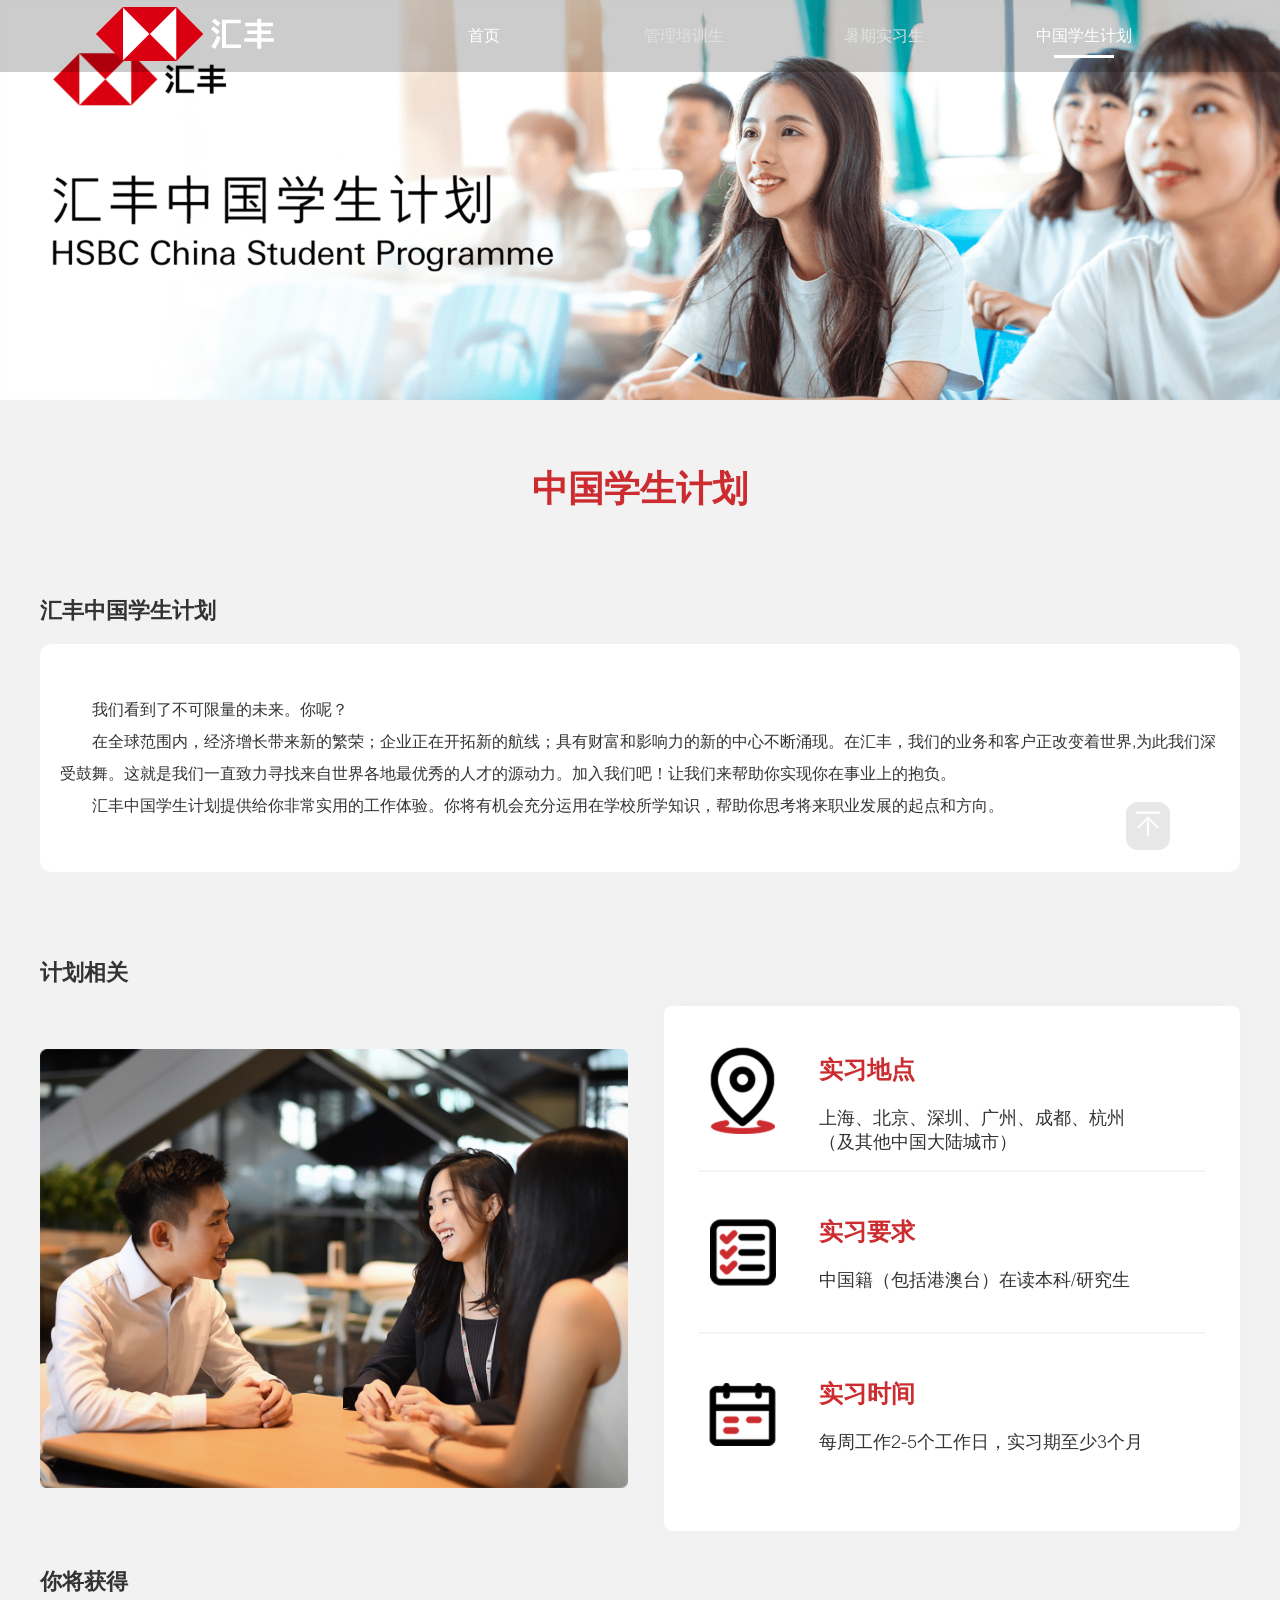
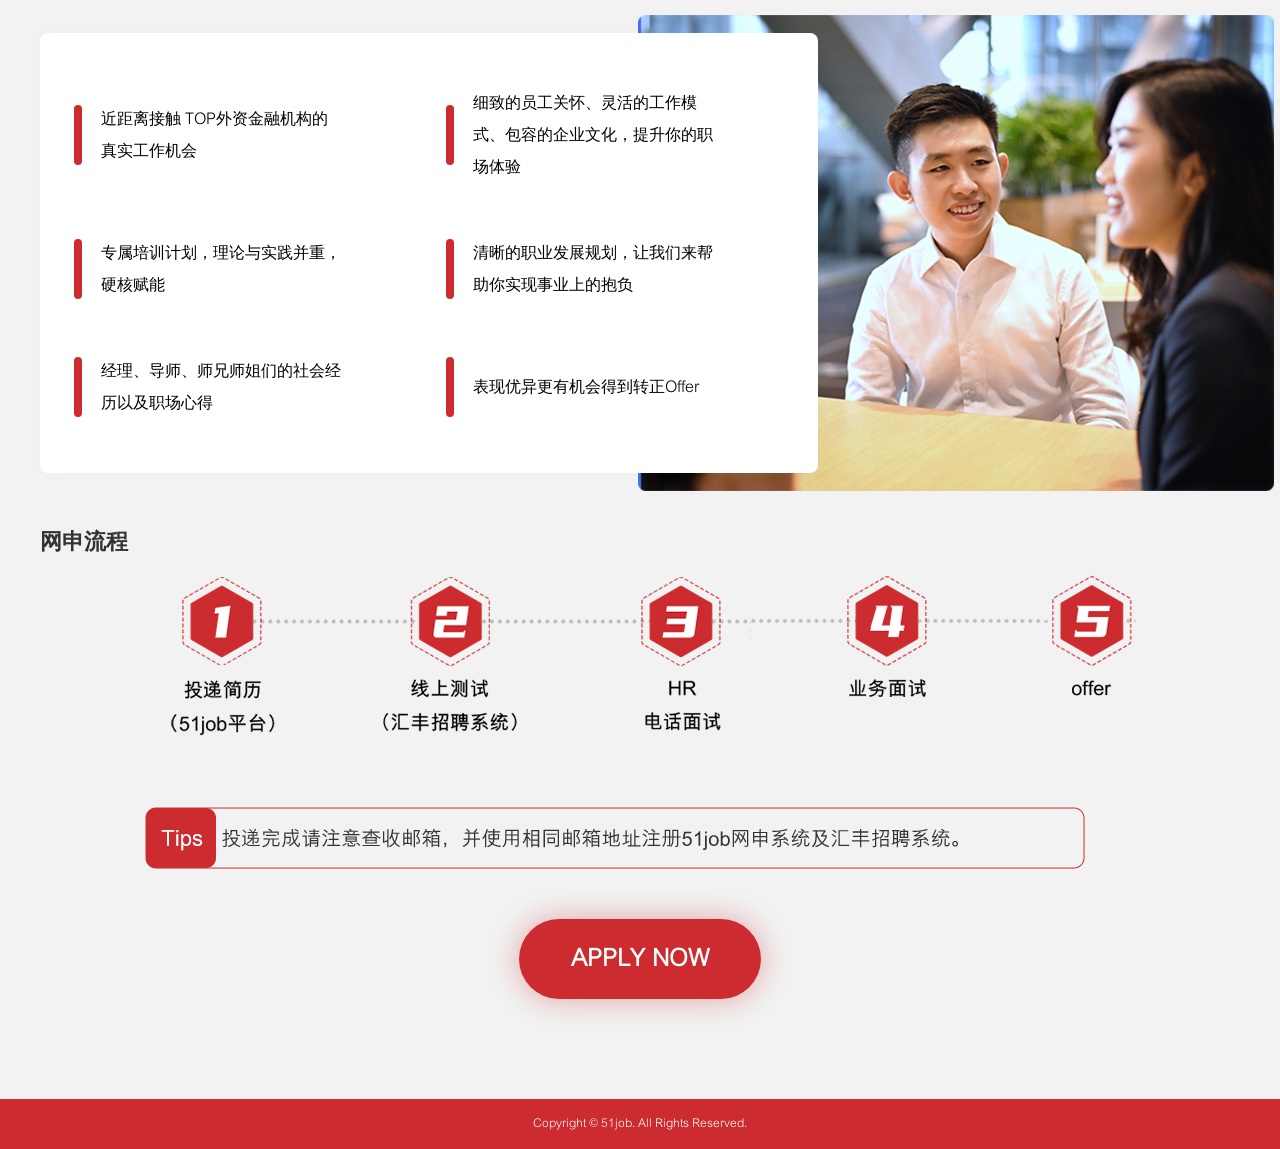
<file: csp.html>
<!doctype html>
<html>
  <head>
    <!-- JSl70ee6Jeu8oxGMrnHo3wvqVj9bJJhqny8ovd8jeAdW8zS6lGyMfg4YvP5ZGYLPdS2XzC8arn1nfU9tlh5NT6Po3hvJfE0NNgPdnr4VinI= -->
    <!-- 是否使用数据接口：否 -->
    <meta charset="UTF-8" />
    <meta name="viewport" content="width=device-width, initial-scale=1.0" />
    <meta http-equiv="X-UA-Compatible" content="ie=edge" />
    <meta http-equiv="Content-Type" content="text/html; charset=utf-8" />
    <meta name="viewport" content="width=device-width,initial-scale=1" />
    <title>汇丰银行2027校园招聘</title>
    <meta
      content="汇丰银行2027校园招聘，前程无忧为您提供最新招聘职位，校园招聘信息，面试技巧等。帮助您顺利踏入汇丰银行2027校园的大门，开启一段崭新的职业生涯。"
      name="description"
    />
    <meta
      content="汇丰银行2027校园招聘,汇丰银行2027校园招聘信息,汇丰银行2027校园招聘"
      name="keywords"
    />
    <meta http-equiv="expires" content="0" />
    <meta http-equiv="pragma" content="no-cache" />
    <meta http-equiv="cache-control" content="no-cache" />
    <meta name="format-detection" content="telephone=no" />
    <meta
      name="viewport"
      content="width=device-width,initial-scale=1,minimum-scale=1,maximum-scale=1,user-scalable=no"
    />
    <meta name="viewport" content="width=1280" />
    <meta name="robots" content="all" />
    <meta http-equiv="cache-control" content="no-siteapp" />
    <meta name="render" content="webkit|ie-comp|ie-stand" />
    <link href="css/reset.min.css" rel="stylesheet" type="text/css" />
    <link href="css/style.css" rel="stylesheet" type="text/css" />
    <link
      rel="stylesheet"
      href="https://campus.51job.com/51job-ideal-cdn/swiper/2022d5d2d0/swiper.min.css"
    />
    <link
      rel="stylesheet"
      href="https://cdnjs.cloudflare.com/ajax/libs/animate.css/4.1.1/animate.min.css"
    />
    <!-- <link rel="stylesheet" href="css/animate.min.css"> -->
    <link rel="stylesheet" type="text/css" href="css/certify.css" />
    <script type="text/javascript">
      if (/(iPhone|iPad|iPod|iOS|Android)/i.test(navigator.userAgent)) {
        // h5
        window.location.href = "https://campus.51job.com/hsbc/m/csp.html";
      } else {
      }
    </script>
  </head>

  <body ctmid="" baseUrl="" jobdata="js/main.js">
    <div id="wrap">
      <div class="header">
        <div class="top top1">
          <div class="clearfix">
            <div class="inner">
              <div class="logo">
                <img src="images/logo2.png" alt="" />
              </div>
              <ul class="nav1 clearfix">
                <li><a href="index.html" forCheck="nav">首页</a></li>
                <li class="nav3box">
                  <a href="about1.html" forCheck="nav">管理培训生</a>
                  <!-- <div class="nav3">
                    <div>
                      <a href="about1.html">项目介绍</a>
                    </div>
                    <div>
                      <a href="about5.html"> 申请攻略及常见问题 </a>
                    </div>
                  </div> -->
                </li>
                <!-- <li><a href="about2.html" forCheck="nav">未来领袖计划</a></li> -->
                <!-- <li><a href="sip.html" forCheck="nav">暑期实习生</a></li> -->
                <!-- <li class="nav3box">
                                    <a href="sip.html" forCheck="nav">暑期实习生</a>
                                    <div class="nav3">
                                        <div>
                                           <a href="sip.html">项目介绍</a>
                                        </div>
                                        <div>
                                            <a href="about5.html">
                                                申请攻略及常见问题
                                            </a>
                                        </div>
                                    </div>
                                </li> -->
                <!-- <li><a target="_blank" href="https://campus.51job.com/competition" forCheck="nav">商业领袖挑战赛</a></li> -->
                <li><a href="sip.html" forCheck="nav">暑期实习生</a></li>
                <li>
                  <a href="csp.html" forCheck="nav" class="on">中国学生计划</a>
                </li>
              </ul>
            </div>
          </div>
        </div>
        <div class="top top2">
          <div class="clearfix">
            <div class="inner">
              <div class="logo">
                <img src="images/logo.png" alt="" />
              </div>
              <ul class="nav1 nav4 clearfix">
                <li><a href="index.html" forCheck="nav">首页</a></li>
                <li class="nav3box">
                  <a href="about1.html" forCheck="nav">管理培训生</a>
                  <!-- <div class="nav3">
                    <div>
                      <a href="about1.html">项目介绍</a>
                    </div>
                    <div>
                      <a href="about5.html"> 申请攻略及常见问题 </a>
                    </div>
                  </div> -->
                </li>
                <!-- <li><a href="about2.html" forCheck="nav">未来领袖计划</a></li> -->
                <!-- <li><a href="sip.html" forCheck="nav">暑期实习生</a></li> -->
                <!-- <li class="nav3box">
                                    <a href="sip.html" forCheck="nav">暑期实习生</a>
                                    <div class="nav3">
                                        <div>
                                           <a href="sip.html">项目介绍</a>
                                        </div>
                                        <div>
                                            <a href="about5.html">
                                                申请攻略及常见问题
                                            </a>
                                        </div>
                                    </div>
                                </li> -->
                <!-- <li><a target="_blank" href="https://campus.51job.com/competition" forCheck="nav">商业领袖挑战赛</a></li> -->
                <li><a href="sip.html" forCheck="nav">暑期实习生</a></li>
                <li>
                  <a href="csp.html" class="on" forCheck="nav">中国学生计划</a>
                </li>
              </ul>
            </div>
          </div>
        </div>
        <div class="banner">
          <img src="images/banner2.png" alt="" />
        </div>
      </div>
      <div class="main">
        <div
          class="inner clearfix student-plan animate__animated animate__slideInUp"
        >
          <div class="titlebox">
            <h2>中国学生计划</h2>
          </div>
          <p class="xb-l">汇丰中国学生计划</p>
          <div class="content studentplan">
            <p>我们看到了不可限量的未来。你呢？</p>
            <p>
              在全球范围内，经济增长带来新的繁荣；企业正在开拓新的航线；具有财富和影响力的新的中心不断涌现。在汇丰，我们的业务和客户正改变着世界,为此我们深受鼓舞。这就是我们一直致力寻找来自世界各地最优秀的人才的源动力。加入我们吧！让我们来帮助你实现你在事业上的抱负。
            </p>
            <p>
              汇丰中国学生计划提供给你非常实用的工作体验。你将有机会充分运用在学校所学知识，帮助你思考将来职业发展的起点和方向。
            </p>
          </div>
          <p class="xb-l">计划相关</p>
          <div class="plansbox">
            <div class="l">
              <img src="images/pic4.png" alt="" class="l" />
            </div>
            <div class="r">
              <div class="line">
                <div>
                  <img src="images/plan1.png" alt="" class="planicon" />
                </div>
                <div class="plist">
                  <h2>实习地点</h2>
                  <p>
                    上海、北京、深圳、广州、成都、杭州<br />
                    （及其他中国大陆城市）
                  </p>
                </div>
              </div>
              <div class="line">
                <div>
                  <img src="images/plan2.png" alt="" class="planicon" />
                </div>
                <div class="plist">
                  <h2>实习要求</h2>
                  <p>中国籍（包括港澳台）在读本科/研究生</p>
                </div>
              </div>
              <div class="line">
                <div>
                  <img src="images/plan3.png" alt="" class="planicon" />
                </div>
                <div class="plist">
                  <h2>实习时间</h2>
                  <p>每周工作2-5个工作日，实习期至少3个月</p>
                </div>
              </div>
            </div>
          </div>
          <div class="twopart-img">
            <!-- <img src="images/pic4.png" alt="" class="l"/>
                        <img src="images/pic4.2.png" alt="" /> -->
          </div>
          <!-- iconlist -->
          <!-- <div class="iconlist">
                        <a class="click-web" href="https://mp.weixin.qq.com/s?__biz=MzAxMjA5Njc3Mg==&mid=2650577510&idx=1&sn=0d81790dd647fb1b790168b4ef9cac58&chksm=83bf3e0db4c8b71b6fa515831462a553242b79248a355d63baa748a58050844161d513def7cf&token=1821634964&lang=zh_CN#rd">
                            <div class="icon-box">
                                <div class="imgbox">
                                    <img src="images/icon/1.png" alt="" class="l"/>
                                    <img src="images/icon/1.1.png" alt="" class="l"/>
                                </div>
                                <p>
                                    财富管理及个人银行业务部
                                </p>
                            </div>
                        </a>
                        <a class="click-web" href="https://mp.weixin.qq.com/s?__biz=MzAxMjA5Njc3Mg==&mid=2650577556&idx=1&sn=bd18a66159479f1cff7d2591f45b69ba&chksm=83bf3effb4c8b7e919294a856315e750c293daf447795ec81a95f68b9a02085e15caa7eed2b7&token=1821634964&lang=zh_CN">
                            <div class="icon-box">
                                <div class="imgbox">
                                    <img src="images/icon/2.png" alt="" class="l"/>
                                    <img src="images/icon/2.1.png" alt="" class="l"/>
                                </div>
                                <p>环球私人银行</p>
                            </div>
                        </a>
                        <a class="click-web" href="https://mp.weixin.qq.com/s?__biz=MzAxMjA5Njc3Mg==&mid=2650577347&idx=5&sn=eb83eb05d2c7a09f4988646acbad3983&chksm=83bf3da8b4c8b4bed11283c087d90b1b0d0fff22d72dab12feacbbbb8bf93a0da69627d4f429&token=1821634964&lang=zh_CN#rd">
                            <div class="icon-box">
                                <div class="imgbox">
                                    <img src="images/icon/3.png" alt="" class="l"/>
                                    <img src="images/icon/3.1.png" alt="" class="l"/>
                                </div>
                                <p>
                                    工商金融业务部
                                </p>
                            </div>
                        </a>
                        <a class="click-web" href="https://mp.weixin.qq.com/s?__biz=MzAxMjA5Njc3Mg==&mid=2650577347&idx=3&sn=3759a4d449d766b2f8ec3507c13d93c5&chksm=83bf3da8b4c8b4bec2b637f29d68c99f84a10e39df79501775650b845cb8085a8e371191e522&token=1821634964&lang=zh_CN#rd">
                            <div class="icon-box">
                                <div class="imgbox">
                                    <img src="images/icon/4.png" alt="" class="l"/>
                                    <img src="images/icon/4.1.png" alt="" class="l"/>
                                </div>
                                <p>
                                    环球银行业务部
                                </p>
                            </div>
                        </a>
                        <a class="click-web" href="https://mp.weixin.qq.com/s?__biz=MzAxMjA5Njc3Mg==&mid=2650577347&idx=2&sn=a91a94c4a12b1d6389974a070e774164&chksm=83bf3da8b4c8b4bebd70143402f344dc7e28a7deac563d875704755ffb2a15e8ce1618287d69&token=1821634964&lang=zh_CN">
                            <div class="icon-box">
                                <div class="imgbox">
                                    <img src="images/icon/5.png" alt="" class="l"/>
                                    <img src="images/icon/5.1.png" alt="" class="l"/>
                                </div>
                                <p>
                                    资本市场及证券服务部
                                </p>
                            </div>
                        </a>
                        <a class="click-web" href="https://www.hsbc.com/careers/our-business-areas-and-teams/digital-business-services">
                            <div class="icon-box">
                                <div class="imgbox">
                                    <img src="images/icon/6.png" alt="" class="l"/>
                                    <img src="images/icon/6.1.png" alt="" class="l"/>
                                </div>
                                <p>
                                    数字化业务服务部
                                </p>
                            </div>
                        </a>
                        <a class="click-web" href="https://www.hsbc.com/careers/our-business-areas-and-teams/global-functions">
                            <div class="icon-box">
                                <div class="imgbox">
                                    <img src="images/icon/7.png" alt="" class="l"/>
                                    <img src="images/icon/7.1.png" alt="" class="l"/>
                                </div>
                                <p>
                                    环球职能部
                                </p>
                            </div>
                        </a>
                    </div> -->
          <p class="xb-l">你将获得</p>
          <div class="willbox">
            <div class="l">
              <div>
                <p>近距离接触 TOP外资金融机构的真实工作机会</p>
              </div>
              <div>
                <p>
                  细致的员工关怀、灵活的工作模式、包容的企业文化，提升你的职场体验
                </p>
              </div>
              <div>
                <p>专属培训计划，理论与实践并重，硬核赋能</p>
              </div>
              <div>
                <p>清晰的职业发展规划，让我们来帮助你实现事业上的抱负</p>
              </div>
              <div>
                <p>经理、导师、师兄师姐们的社会经历以及职场心得</p>
              </div>
              <div>
                <p>表现优异更有机会得到转正Offer</p>
              </div>
            </div>
            <div class="r">
              <img src="images/pic6.png" alt="" />
            </div>
          </div>

          <p class="xb-l">网申流程</p>
          <div class="picbox">
            <img src="images/pic7.png" alt="" />
          </div>
          <a href="https://xyz.51job.com/External/Apply.aspx?CtmID=8725433">
            <div class="submit">APPLY NOW</div>
          </a>
        </div>
        <!-- <div class="nav2 animate__animated animate__fadeIn">
                    <ul>
                        <li>
                           <a href="#qqyqbox">
                            <img src="images/wjx1.png" alt="" />申请要求
                           </a>
                        </li>
                        <li>
                            <a href="about5.html">
                                <img src="images/wt1.png" alt="" />常见问题
                            </a>
                        </li>
                    </ul>
                </div> -->
      </div>

      <div class="copyright">
        Copyright © 51job. All Rights Reserved.
        <!-- 未经51job.com同意，不得转载本网站之所有招聘信息及作品；无忧工作网版权所有&copy;1999-<script>
                    document.write((new Date()).getFullYear())
                </script> -->
      </div>
    </div>

    <script type="text/javascript" src="js/jquery.min.js"></script>

    <script type="text/javascript" src="js/qq.js"></script>
    <script type="text/javascript" src="js/main.js"></script>
    <script type="text/javascript">
      $(document).on("mouseenter", ".icon-box", function () {
        $(".city-tips").css("display", "block");
        $(this).children(".imgbox").children("img").eq(0).hide();
        $(this)
          .children(".imgbox")
          .children("img")
          .eq(1)
          .css("display", "block");
      });
      $(document).on("mouseleave", ".icon-box", function () {
        $(this).children(".imgbox").children("img").eq(1).hide();
        $(this)
          .children(".imgbox")
          .children("img")
          .eq(0)
          .css("display", "block");
      });
    </script>
  </body>
</html>
</file>
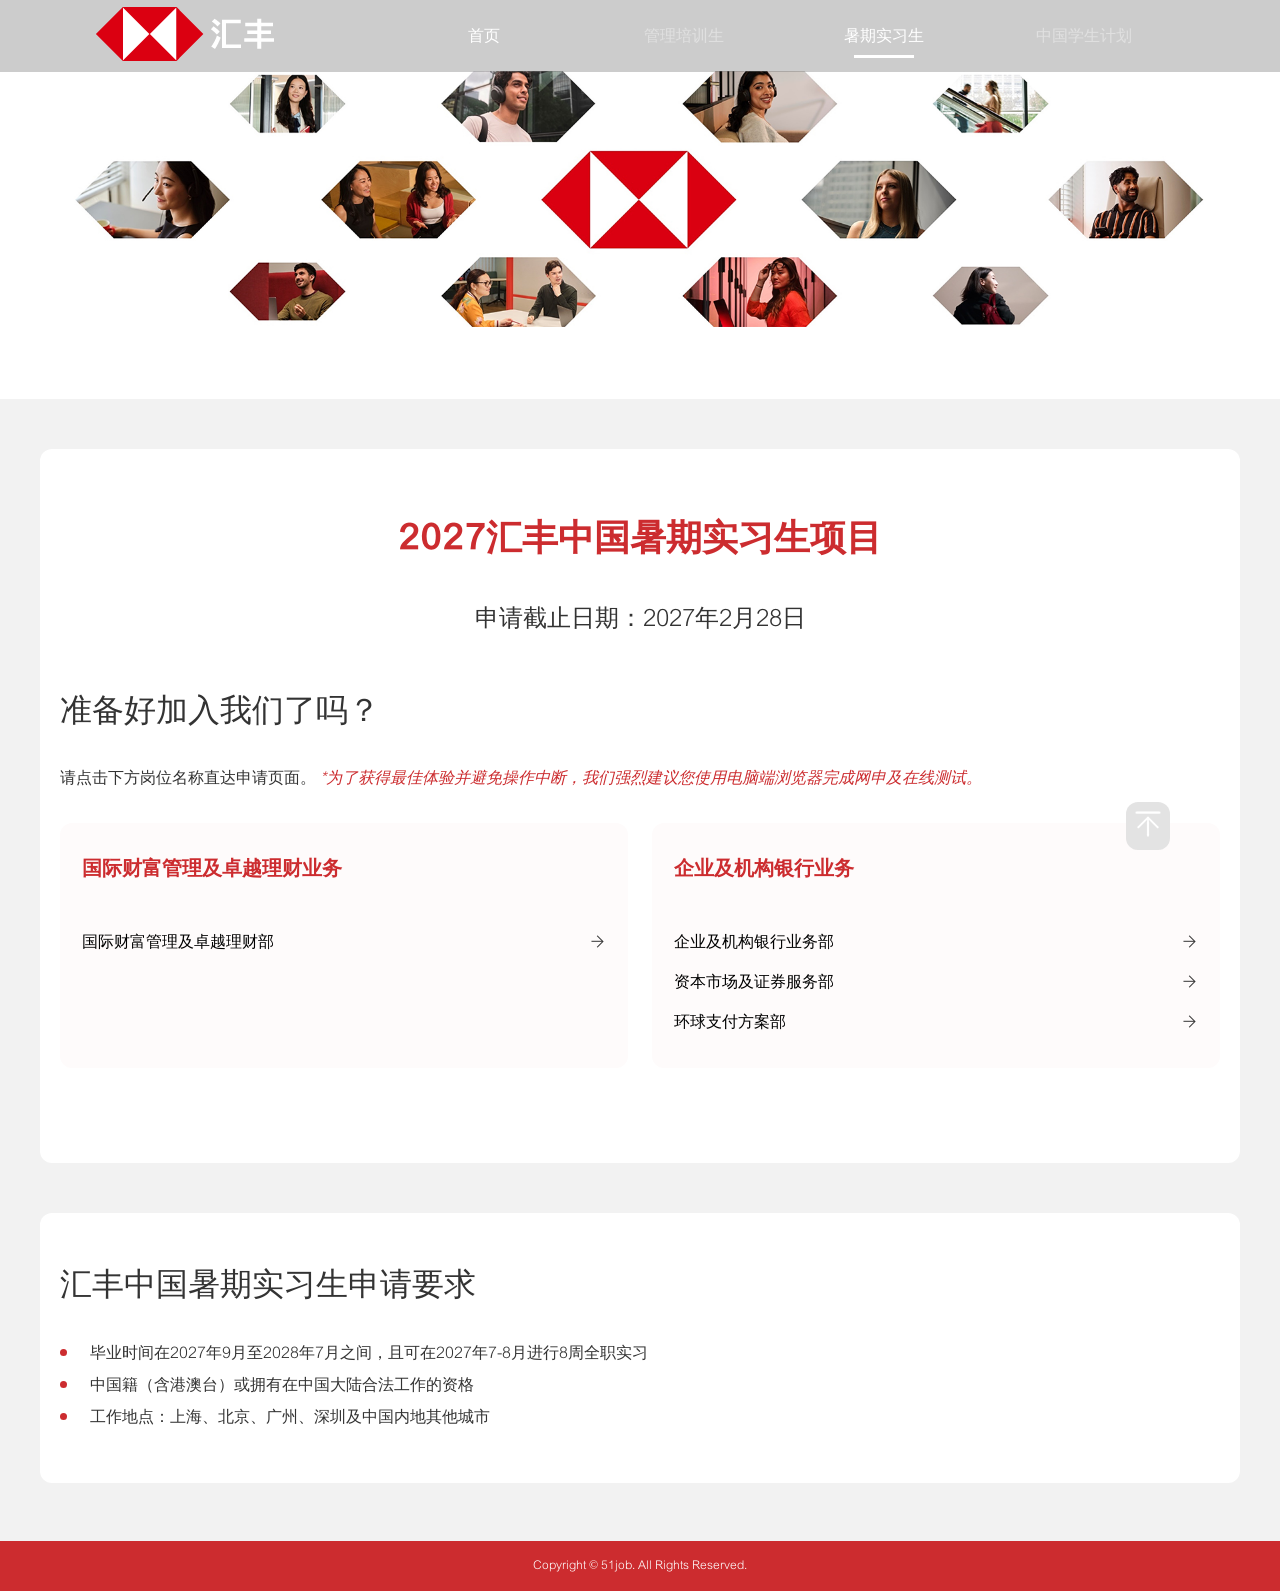
<file: sip.html>
<!doctype html>
<html>
  <head>
    <!-- JSl70ee6Jeu8oxGMrnHo3wvqVj9bJJhqny8ovd8jeAdW8zS6lGyMfg4YvP5ZGYLPdS2XzC8arn1nfU9tlh5NT6Po3hvJfE0NNgPdnr4VinI= -->
    <!-- 是否使用数据接口：否 -->
    <meta charset="UTF-8" />
    <meta name="viewport" content="width=device-width, initial-scale=1.0" />
    <meta http-equiv="X-UA-Compatible" content="ie=edge" />
    <meta http-equiv="Content-Type" content="text/html; charset=utf-8" />
    <meta name="viewport" content="width=device-width,initial-scale=1" />
    <title>汇丰银行2027校园招聘</title>
    <meta
      content="汇丰银行2027校园招聘，前程无忧为您提供最新招聘职位，校园招聘信息，面试技巧等。帮助您顺利踏入汇丰银行2027校园的大门，开启一段崭新的职业生涯。"
      name="description"
    />
    <meta
      content="汇丰银行2027校园招聘,汇丰银行2027校园招聘信息,汇丰银行2027校园招聘"
      name="keywords"
    />
    <meta http-equiv="expires" content="0" />
    <meta http-equiv="pragma" content="no-cache" />
    <meta http-equiv="cache-control" content="no-cache" />
    <meta name="format-detection" content="telephone=no" />
    <meta
      name="viewport"
      content="width=device-width,initial-scale=1,minimum-scale=1,maximum-scale=1,user-scalable=no"
    />
    <meta name="viewport" content="width=1280" />
    <meta name="robots" content="all" />
    <meta http-equiv="cache-control" content="no-siteapp" />
    <meta name="render" content="webkit|ie-comp|ie-stand" />
    <link href="css/reset.min.css" rel="stylesheet" type="text/css" />
    <link href="css/style.css" rel="stylesheet" type="text/css" />
    <link
      rel="stylesheet"
      href="https://campus.51job.com/51job-ideal-cdn/swiper/2022d5d2d0/swiper.min.css"
    />
    <link
      rel="stylesheet"
      href="https://cdnjs.cloudflare.com/ajax/libs/animate.css/4.1.1/animate.min.css"
    />
    <!-- <link rel="stylesheet" href="css/animate.min.css"> -->
    <link rel="stylesheet" type="text/css" href="css/certify.css" />
    <script type="text/javascript">
      if (/(iPhone|iPad|iPod|iOS|Android)/i.test(navigator.userAgent)) {
        // h5
        // window.location.href=""
        window.location.href = "https://campus.51job.com/hsbc/m/sip.html";
      } else {
      }
    </script>
  </head>

  <body ctmid="" baseUrl="" jobdata="js/main.js">
    <div id="wrap">
      <div class="header">
        <div class="top top1">
          <div class="clearfix">
            <div class="inner">
              <div class="logo">
                <img src="images/logo2.png" alt="" />
              </div>
              <ul class="nav1 clearfix">
                <li><a href="index.html" forCheck="nav">首页</a></li>
                <li class="nav3box">
                  <a href="about1.html" forCheck="nav">管理培训生</a>
                  <!-- <div class="nav3">
                    <div>
                      <a href="about1.html">项目介绍</a>
                    </div>
                    <div>
                      <a href="about5.html">申请攻略及常见问题</a>
                    </div>
                  </div> -->
                </li>
                <!-- <li><a href="about2.html" forCheck="nav">未来领袖计划</a></li> -->
                <li>
                  <a href="sip.html" forCheck="nav" class="on">暑期实习生</a>
                </li>
                <!-- <li><a target="_blank" href="https://campus.51job.com/competition" forCheck="nav">商业领袖挑战赛</a></li> -->
                <li><a href="csp.html" forCheck="nav">中国学生计划</a></li>
              </ul>
            </div>
          </div>
        </div>
        <div class="top top2">
          <div class="clearfix">
            <div class="inner">
              <div class="logo">
                <img src="images/logo.png" alt="" />
              </div>
              <ul class="nav1 nav4 clearfix">
                <li><a href="index.html" forCheck="nav">首页</a></li>
                <li class="nav3box">
                  <a href="about1.html" forCheck="nav">管理培训生</a>
                  <!-- <div class="nav3">
                    <div>
                      <a href="about1.html">项目介绍</a>
                    </div>
                    <div>
                      <a href="about5.html"> 申请攻略及常见问题 </a>
                    </div>
                  </div> -->
                </li>
                <!-- <li><a href="about2.html" forCheck="nav">未来领袖计划</a></li> -->
                <li>
                  <a href="sip.html" class="on" forCheck="nav">暑期实习生</a>
                </li>
                <!-- <li><a target="_blank" href="https://campus.51job.com/competition" forCheck="nav">商业领袖挑战赛</a></li> -->
                <li><a href="csp.html" forCheck="nav">中国学生计划</a></li>
              </ul>
            </div>
          </div>
        </div>
        <div class="banner">
          <img src="images/s1/banner3.png" alt="" />
        </div>
      </div>
      <div class="main qqym">
        <div class="inner clearfix">
          <div class="content animate__animated animate__slideInUp">
            <div class="titlebox">
              <h2>2027汇丰中国暑期实习生项目</h2>
              <p>申请截止日期：2027年2月28日</p>
            </div>

            <div class="readybox">
              <p class="font32">准备好加入我们了吗？</p>
            </div>
            <div class="csbox">
              <!-- <p>
                面对我们五个各具优势且颇具吸引力的岗位，你可能会感到左右为难，不知如何选择。别担心，我们的模拟测试将为您提供一个独特的视角，让您深入了解自己的优势和潜力，进而有针对性地投递简历。
              </p>
              <a
                class="click-web"
                href="https://hsbcskillsmatcher.preparationplus.com/"
              >
                <div class="submit submit2">立即测试</div>
              </a> -->
              <p>
                请点击下方岗位名称直达申请页面。<span class="tips">
                  *为了获得最佳体验并避免操作中断，我们强烈建议您使用电脑端浏览器完成网申及在线测试。</span
                >
              </p>
            </div>

            <!-- 部门按钮 -->
            <div class="flbox">
              <div class="fl">
                <div class="flbt">国际财富管理及卓越理财业务</div>
                <div class="bmbox bm1">
                  <div class="bm bmcf click-web" href="">
                    国际财富管理及卓越理财部
                    <img src="images/jt.png" alt="" class="jt1 show" />
                    <img src="images/jt2.gif" alt="" class="jt2" />
                  </div>
                </div>
                <!-- <div class="bmbox bm1">
                  <div class="bm click-web" href="">
                    环球私人银行
                    <img src="images/jt.png" alt="" class="jt1 show" />
                    <img src="images/jt2.gif" alt="" class="jt2" />
                  </div>
                  
                  <p style="font-size: 12px; padding-left: 2em">
                    *汇丰中国环球私人银行是指汇丰银行（中国）有限公司所经营的私人银行业务。）
                  </p>
                </div> -->
              </div>
              <div class="fl">
                <div class="flbt">企业及机构银行业务</div>
                <div class="bmbox">
                  <div class="bm click-web" href="">
                    企业及机构银行业务部
                    <img src="images/jt.png" alt="" class="jt1 show" />
                    <img src="images/jt2.gif" alt="" class="jt2" />
                  </div>
                  <div class="bm click-web" href="">
                    资本市场及证券服务部
                    <img src="images/jt.png" alt="" class="jt1 show" />
                    <img src="images/jt2.gif" alt="" class="jt2" />
                  </div>
                  <div class="bm click-web" href="">
                    环球支付方案部
                    <img src="images/jt.png" alt="" class="jt1 show" />
                    <img src="images/jt2.gif" alt="" class="jt2" />
                  </div>
                </div>
              </div>
              <!-- <div class="fl">
                                <div class="flbt">
                                    环球银行及资本市场部
                                </div>
                                <div class="bmbox">
                                    <div class="bm">
                                        环球银行业务部
                                        <img src="images/jt.png" alt="" class="jt1 show"/>
                                        <img src="images/jt2.gif" alt="" class="jt2"/>
                                    </div>
                                    <div class="bm">
                                        资本市场及证券服务部
                                        <img src="images/jt.png" alt="" class="jt1 show"/>
                                        <img src="images/jt2.gif" alt="" class="jt2"/>
                                    </div>
                                </div>
                            </div> -->
            </div>
            <!-- <div class="xhcontent" style="display: none">
              <div class="jjbox">
                <p>资本市场及证券服务部</p>
                <p>
                  通过该项目，你将与不同的团队合作，获得销售和交易方面的经验，了解不同的资产类别和产品类型、算法交易以及各种动态如何推动市场。
                </p>
              </div>
              <div class="threebox">
                <div class="three-nav">
                  <div class="on">你将会做什么</div>
                  <div>我们希望你是</div>
                  <div>你将收获</div>
                </div>
                <div class="three-content">1</div>
              </div>
              <div class="spcontent">
                <div class="spbox">
                  <p class="font32">与我们的管培生“汇”面</p>
                  <p>
                    与目前参加了我们项目的管培生“汇”面。他们将向你介绍他们在汇丰的工作体验、工作内容以及收获，并根据他们的经验分享建议。
                    在视频下方，你将看到更多管培生分享他们在汇丰的工作经历。
                  </p>
                </div>
                <div class="videobox">
                  <video
                    poster="./images/fm5.jpg"
                    src="https://ideal.chinaceotv.com/2023/egr/5.mp4"
                    controls="controls"
                  ></video>
                </div>
                <a
                  class="click-web"
                  href="https://hsbcearlycareers.groupgti.com/markets---sales-and-trading-summer-internship-2023-2024-mainland-china-cities---hsbc-bank-china/1761/apply"
                >
                  <div class="submit closeSubmit">立即申请</div>
                </a>
                <p class="welcome">
                  如果该计划已截止申请
                  <a
                    class="click-web"
                    href="https://mycareer.hsbc.com/zh_CN/talentcommunity"
                    >欢迎加入我们的人才社区，</a
                  ><br />
                  以便我们及时向你提供你感兴趣的新闻、活动、我们的项目资讯和就业机会。
                </p>
              </div>
            </div> -->
          </div>

          <!-- 申请要求 -->
          <div
            class="content animate__animated animate__slideInUp qqyq"
            id="qqyqbox"
          >
            <div class="readybox">
              <p class="font32">汇丰中国暑期实习生申请要求</p>
            </div>
            <div class="plan-res">
              <div class="cirbox">
                <p>
                  毕业时间在2027年9月至2028年7月之间，且可在2027年7-8月进行8周全职实习
                </p>
                <p>中国籍（含港澳台）或拥有在中国大陆合法工作的资格</p>
                <div class="citybox">
                  <p>工作地点：</p>
                  <div class="citysbox">
                    上海、北京、广州、深圳及中国内地其他城市

                    <!-- 上海、北京、深圳、广州、成都、杭州及<a class="red othercity">其他城市</a>
                                        <div class="city-tips">
                                            <img src="images/logo3.png" alt="" />
                                            <p>
                                                工商金融业务部将会在中国大陆的其他城市招聘全球管理培训生
                                            </p>
                                        </div> -->
                  </div>
                </div>
              </div>

              <!-- <a href="about5.html">
                <div class="submit">常见问题</div>
              </a> -->
              <!-- <p class="welcome" style="margin-top: 2rem">
                如果该计划已截止申请
                <a
                  class="click-web"
                  href="https://mycareer.hsbc.com/zh_CN/talentcommunity"
                  >欢迎加入我们的人才社区，</a
                ><br />
                以便我们及时向你提供你感兴趣的新闻、活动、我们的项目资讯和就业机会。
              </p> -->
            </div>
          </div>
        </div>
        <!-- <div class="nav2 animate__animated animate__fadeIn">
                    <ul>
                        <li>
                           <a href="#qqyqbox">
                            <div class="qqicon">
                                <img src="images/wjx1.png" alt="" />
                                <img src="images/wjx1.1.png" alt="" />
                            </div>
                            申请要求
                           </a>
                        </li>
                        <li>
                            <a href="about5.html">
                                <div class="qqicon">
                                    <img src="images/wt1.png" alt="" />
                                    <img src="images/wt1.1.png" alt="" />
                                </div>
                                常见问题
                            </a>
                        </li>
                    </ul>
                </div> -->
      </div>
      <!-- <div class="main" style="padding: 0;">
        <div class="bottom"> 
           <img src="images/s1/bottom1.png" />
        </div>
      </div> -->
      <div class="copyright">
        Copyright © 51job. All Rights Reserved.
        <!-- 未经51job.com同意，不得转载本网站之所有招聘信息及作品；无忧工作网版权所有&copy;1999-<script>
                    document.write((new Date()).getFullYear())
                </script> -->
      </div>
    </div>

    <script type="text/javascript" src="js/jquery.min.js"></script>

    <script type="text/javascript" src="js/qq.js"></script>
    <script type="text/javascript" src="js/bm1.js"></script>
    <script type="text/javascript" src="js/main.js"></script>
    <script type="text/javascript">
      $(document).on("mouseenter", ".othercity", function () {
        $(".city-tips").css("display", "block");
      });
      $(document).on("mouseleave", ".othercity", function () {
        $(".city-tips").css("display", "none");
      });

      $(document).on("mouseenter", ".nav2 ul li a", function () {
        $(this).children(".qqicon").children("img").eq(0).hide();
        $(this)
          .children(".qqicon")
          .children("img")
          .eq(1)
          .css("display", "block");
      });
      $(document).on("mouseleave", ".nav2 ul li a", function () {
        $(this).children(".qqicon").children("img").eq(1).hide();
        $(this)
          .children(".qqicon")
          .children("img")
          .eq(0)
          .css("display", "block");
      });
    </script>
  </body>
</html>
</file>
<file: css/style.css>
/*页面总宽度*/
#wrap {
  width: 100%;
  min-width: 1280px;
  margin: 0 auto;
}

/*主体内容宽度*/
.inner {
  width: 1200px;
  margin: 0 auto;
}

/*头部区域*/
.header {
  position: relative;
}
.top {
  position: fixed;
  z-index: 9;
  top: 0;
  width: 100%;
  background-color: rgba(0, 0, 0, 0.2);
}
.top .inner {
  width: 85%;
  height: 72px;
  display: flex;
  align-items: center;
  justify-content: space-between;
}
.top .logo {
  float: left;
  cursor: pointer;
}
.top .logo img {
  /* width: 50%; */
}
.top .nav1 {
  display: flex;
  justify-content: space-between;
  /* flex-wrap: wrap; */
  /* float: right; */
}
.top .nav1 li {
  /* float: left; */
  position: relative;
  width: 200px;
}
.top .nav1 li a {
  display: block;
  /* padding: 0px 30px; */
  /* padding: 0 36px; */
  height: 40px;
  line-height: 40px;
  font-size: 16px;
  color: #e0e0e0;
  text-align: center;
  transition: all 0.3s;
}
.top .nav1 li:last-child a {
  padding: 0 !important;
}
.top .nav1 li a.on,
.top .nav1 li a:hover {
  /* background: #888; */
  color: #fff;
}
.top .nav1 li > a:hover::after,
.top .nav1 li > a.on:after {
  content: "";
  position: absolute;
  left: 50%;
  transform: translateX(-50%);
  bottom: -2px;
  width: 60px;
  height: 3px;
  background-color: #ffffff;
}

.top2 {
  display: none;
  background-color: #fff;
}
.top .nav4 li a {
  display: block;
  width: 200px;
  /* padding: 0px 50px; */
  /* padding: 0 36px; */
  height: 40px;
  line-height: 40px;
  font-size: 16px;
  color: darkgray;
  text-align: center;
  transition: all 0.3s;
}
.top .nav1 li:nth-child(1) a {
  color: #fff;
}
.top .nav4 li:nth-child(1) a {
  color: #cc2c2f;
}
.top .nav4 li > a.on,
.top .nav4 li > a:hover {
  color: rgb(204, 44, 47);
}
.top .nav4 li > a:hover::after,
.top .nav4 li > a.on:after {
  background-color: rgb(204, 44, 47);
}

.top .nav3box {
  position: relative;
}
.top .nav3 {
  width: 100%;
  color: #cc2c2f !important;
  background-color: #fff !important;
  position: absolute;
  text-align: center;
  min-height: 100px;
  top: 40px;
  border-radius: 8px;
  display: flex;
  align-items: center;
  justify-content: space-between;
  flex-direction: column;
  padding: 5px;
  box-sizing: border-box;
  font-size: 14px;
  display: none;
}
.top .nav3 div a {
  color: #cc2c2f !important;
  font-size: 14px;
}
.top .nav3 div {
  cursor: pointer;
  flex: 1;
  display: flex;
  align-items: center;
  justify-content: center;
  width: 100%;
}
.top .nav3 div:hover {
  border-radius: 8px;

  background-color: #cc2c2f;
}
.top .nav3 div a:hover {
  color: #fff !important;
}
.top .nav1 .nav3box:hover .nav3 {
  display: flex;
  flex-direction: column;
}
/*banner*/
.banner img {
  width: 100%;
  vertical-align: bottom;
}

/*main*/
.main {
  background-color: #f2f2f2;
  position: relative;
  padding: 50px 0px;
  /* margin-top: 40px; */
}

/*title*/
.title {
}
.title h1 {
  height: 36px;
  line-height: 36px;
  font-size: 18px;
  color: #fff;
  text-align: center;
}

/*contain*/
.container {
  margin-top: 24px;
}
.dsn {
  display: none;
}
.pjz {
  text-align: center;
}

/*content*/
.content {
  width: 1200px;
  min-height: 200px;
  font-size: 18px;
  background: #fff;
  border-radius: 12px;
  padding: 50px 20px;
  box-sizing: border-box;
  margin-bottom: 0.5rem;
}

.block {
  height: 300px;
  background: #f47937;
  margin-bottom: 20px;
}

/*版权*/
.copyright {
  margin: 0px auto 0;
  width: 100%;
  height: 50px;
  line-height: 50px;
  text-align: center;
  color: #fff;
  font-size: 12px;
  background: #cc2c2f;
}
.copyright img {
  vertical-align: text-bottom;
}

/*回到顶部*/
#goToTop {
  position: fixed;
  right: 110px;
  z-index: 9000;
  bottom: 50px;
}
#goToTop a {
  background: none repeat scroll 0 0 #ddd;
  /* border: 1px solid #CCCCCC;  */
  border-radius: 3px;
  -webkit-border-radius: 12px;
  color: #ff9966;
  font-size: 14px;
  text-decoration: none;
  text-shadow: 0 1px 0 #999;
  -webkit-text-shadow: 0 1px 0 #999;
}
#goToTop a {
  padding: 7px;
  display: inline-block;
  letter-spacing: 10px;
  text-align: center;
}
#goToTop a:hover {
  background: none repeat scroll 0 0 #cc2c2f;
}

/*地图*/
.map {
  width: 100%;
  margin: 0 auto;
  height: 500px;
}
.map .map-div {
  width: 100%;
  height: 100%;
  position: relative;
  z-index: 1;
}

/*网页分享*/
.bdsharebuttonbox {
  position: fixed;
  left: 10px;
  bottom: 15px;
}
html,
body {
  height: 100%; /* 设置 body 高度为 100% */
  margin: 0; /* 去除 body 的默认 margin */
  font-family: "light";
}

.nav2 {
  position: absolute;
  top: 50px;
  right: 20px;
  width: 200px;
  height: 142px;
  background-color: #fff;
  border-radius: 12px;
}

@media screen and (max-width: 1600px) {
  .nav2 {
    right: 0px;
    width: 150px;
  }
}

.qqicon img:nth-child(2) {
  display: none;
}
.nav2 a {
  color: rgb(51, 51, 51);
}
.nav2 ul {
  height: 100%;
  /* padding: 30px 0px; */
  box-sizing: border-box;
  display: flex;
  flex-direction: column;
  justify-content: space-between;
  align-items: center;
}
.nav2 ul li {
  display: flex;
  align-items: center;
  justify-content: center;
  width: 90%;
  flex: 1;
  text-align: center;
}
.nav2 ul li:nth-child(1) {
  border-bottom: solid 1px #999;
}
.nav2 ul li img {
  margin-right: 10px;
  vertical-align: middle;
}
.nav2 ul li a {
  width: 100%;
  height: 80%;
  text-align: center;
  display: flex;
  align-items: center;
  justify-content: flex-start;
  padding-left: 20px;
}
.nav2 ul li a:hover {
  background-color: #cc2c2f;
  color: #fff;
}
.titlebox {
  text-align: center;
  line-height: 80px;
  padding-bottom: 30px;
}
.titlebox h2 {
  /* font-size: 34px; */
  font-size: 36px;
  color: rgb(204, 44, 47);
  font-family: "Heavy";
}
.wlbox .titlebox h2 {
  font-size: 44px;
}
.wlbox .titlebox p {
  font-size: 36px;
}
.wlbox .videobox video {
  margin: 0 0px 20px;
}
.titlebox p {
  font-size: 24px;
  color: rgb(51, 51, 51);
}

.readybox .font32 {
  font-size: 32px;
  color: rgb(51, 51, 51);
  margin-bottom: 30px;
}
.readybox p {
  font-size: 16px;
  color: rgb(51, 51, 51);
}

.font32 {
  font-size: 32px !important;
  color: rgb(51, 51, 51);
  margin-bottom: 30px;
  font-weight: normal !important;
}

/* 分类box */
.qqym .flbox {
  flex-wrap: wrap;
}
.qqym .flbox .fl {
  flex: 0 0 49%;
  margin-bottom: 15px;
}
.bottom {
  width: 100%;
}
.bottom img {
  width: 100%;
  display: block;
}
.flbox {
  margin: 30px 0px;
  display: flex;
  justify-content: space-between;
}
.fl {
  flex: 1;
  background-color: #cc2c2f05;
  border-radius: 12px;
  min-height: 245px;
  margin-right: 5px;
  padding: 32px 12px 10px 0px;
  box-sizing: border-box;
}
.fl:last-child {
  margin-right: 0;
}
.fl .flbt {
  font-size: 20px;
  color: rgb(204, 44, 47);
  font-weight: bold;
  margin-bottom: 40px;
  padding-left: 22px;
}
.bm {
  height: 40px;
  line-height: 40px;
  display: flex;
  justify-content: space-between;
  align-items: center;
  padding-left: 22px;
  cursor: pointer;
  font-size: 16px;
}
.bm.on {
  color: #fff;
  border-radius: 8px;
  background-color: rgb(204, 44, 47);
}
.bm img {
  width: 36px;
  height: 20px;
  vertical-align: middle;
}
.jt2,
.jt1 {
  display: none;
}
.show {
  display: block;
}
.show2 span {
  line-height: 28px;
}

.jjbox p:nth-child(1),
.spbox p:nth-child(1) {
  font-size: 26px;
  color: rgb(0, 0, 0);
  margin-bottom: 30px;
  font-weight: bold;
}
.jjbox p:nth-child(2),
.spbox p:nth-child(2) {
  font-size: 16px;
  color: rgb(0, 0, 0);
  line-height: 35px;
  font-weight: normal;
}
.three-nav {
  margin: 50px 0px 0px;
  box-sizing: border-box;
  display: flex;
  justify-content: space-between;
  cursor: pointer;
}
.three-nav > div {
  flex: 1;
  font-size: 16px;
  height: 53px;
  text-align: center;
  line-height: 53px;
  border-radius: 16px 16px 0px 0px;
  background-color: rgba(0, 0, 0, 0.02);
}
.three-nav > div.on {
  color: #fff;
  background-color: #cc2c2f;
}
.three-content {
  font-size: 16px;
  padding: 29px 24px 32px 29px;
  transform-origin: 0% 0% 0px;
  margin-bottom: 39px;
  box-shadow: rgba(0, 0, 0, 0.04) 0px 0px 20px 0px;
  box-sizing: border-box;

  /* line-height: 30px; */
}
.three-content p {
  line-height: 28px;
  position: relative;
  padding-left: 15px;
}
.three-content p::after {
  content: "";
  position: absolute;
  left: 0%;
  top: 10px;
  width: 7px;
  height: 7px;
  border-radius: 50%;
  background-color: #cc2c2f;
}
.videobox video {
  width: 100%;
  margin: 30px 0px;
  box-sizing: border-box;
}

.submit {
  margin: 50px auto;
  font-size: 24px;
  color: rgb(255, 255, 255);
  width: 242px;
  height: 80px;
  border-radius: 40px;
  cursor: pointer;
  text-align: center;
  line-height: 80px;
  font-weight: bold;
  background-color: rgb(204, 44, 47);
  box-shadow: rgba(204, 44, 47, 0.4) 0px 0px 30px 0px;
}
.submit2 {
  transform: scale(0.8);
}
.welcome {
  text-align: center;
  line-height: 38px;
  font-size: 16px;
}
.welcome a {
  color: #cc2c2f;
}

/* .xhcontent{
    min-height: 300px;
} */

.three-content {
  display: flex;
  flex-direction: column;
}

.three-content div {
  display: none;
}
.show2 {
  display: flex !important;
  flex-direction: column;
}

.readmore {
  color: #cc2c2f;
  cursor: pointer;
}

/* 暑期实习生计划申请要求 */

.red {
  color: #cc2c2f;
}
.xb-title {
  line-height: 36px;
  font-size: 20px;
  color: rgb(204, 44, 47);
  font-weight: bold;
  margin-bottom: 15px;
  margin-top: 30px;
}
.plan-res p {
  line-height: 32px;
  font-size: 16px;
  color: rgb(51, 51, 51);
}
.othercity {
  text-decoration: underline;
}
.city-tips {
  width: 500px;
  padding: 30px;
  box-sizing: border-box;
  /* height: 80px; */
  background: url(../images/citytips.png) no-repeat top left/100% 100%;
  display: flex;
  align-items: center;
  justify-content: center;
  position: absolute;
  left: 350px;
  top: -30px;
}
.citysbox {
  position: relative;
  line-height: 32px;
  font-size: 16px;
  color: rgb(51, 51, 51);
  /* padding-bottom: 50px; */
}
.city-tips {
  display: none;
}
.city-tips p {
  line-height: 20px;
}
.city-tips p::after {
  content: "";
  display: none;
}
.city-tips img {
  float: left;
  width: 150px;
  height: 40px;
  margin-right: 20px;
}
.citybox {
  display: flex;
}

.cirbox p {
  position: relative;
  padding-left: 30px;
  box-sizing: border-box;
  font-size: 16px;
}
.cirbox p::after {
  content: "";
  position: absolute;
  left: 0%;
  top: 12px;
  width: 7px;
  height: 7px;
  border-radius: 50%;
  background-color: #cc2c2f;
}

.planbox {
  margin-top: 50px;
}

.twocity {
  width: 50%;
  margin: 0 auto;
  display: flex;
  align-items: center;
  justify-content: space-between;
}
.qqyq {
  margin-top: 50px;
}

/* 未来 */
.fulture p {
  font-size: 16px;
  line-height: 40px;
  color: #333333;
  text-align: justify;
}
.fulture .xbt {
  color: #cc2c2f;
  margin-top: 30px;
  font-size: 20px;
  font-family: "Heavy";
  font-weight: bold;
}

/* 培养 */
.pyms {
  margin-top: 50px;
  min-height: 100px;
}
.py {
  background-color: #cc2c2f;
  color: #fff;
  width: 100%;
  height: 64px;
  margin: 20px auto;
  text-align: center;
  line-height: 64px;
  font-size: 24px;
  font-weight: bold;
}
.pyms p {
  font-size: 16px;
  line-height: 30px;
  color: #333333;
  text-align: justify;
  padding: 20px 0px;
  box-sizing: border-box;
}
.xb-l {
  font-size: 24px;
  line-height: 24px;
  letter-spacing: 0px;
  color: #333333;
  padding: 40px 0px 20px;
  box-sizing: border-box;
  font-weight: bold;
}
.iconlist a:last-child {
  margin: 0;
}
.doit {
  min-height: 50px;
  padding: 30px 20px;
  box-sizing: border-box;
}
.doit .cirbox p {
  line-height: 32px;
}
/* .doit .cirbox p::after{
    top: 12px !important;
} */

.picbox img {
  display: block;
  margin: 0 auto;
}

/* 学生计划 */
.studentplan {
  min-height: 200px;
  margin-bottom: 50px;
}
.studentplan p {
  text-indent: 2em;
  line-height: 32px;
  font-size: 16px;
  color: rgb(51, 51, 51);
}
.student-plan .xb-l {
  font-size: 22px;
}

.twopart-img {
  display: flex;
  justify-content: space-between;
}

/* .twopart-img .l{
    width: 500px;
} */
.iconlist {
  display: flex;
  box-sizing: border-box;
  margin: 30px 0px;
}
.iconlist a {
  color: rgb(51, 51, 51);
  height: 160px;
  background-color: #fff;
  flex: 1;
  text-align: center;
  margin-right: 10px;
  display: flex;
  align-items: center;
  flex-direction: column;
  justify-content: center;
  border-radius: 12px;
  /* margin: 0px 20px; */
  cursor: pointer;
}
.icon-box {
  width: 100%;
  height: 100%;
}
.icon-box p {
  line-height: 25px;
}
.imgbox img {
  width: 70px;
  height: 70px;
  margin: 0 auto;
  margin-bottom: 10px;
  margin-top: 20px;
}
.imgbox img:nth-child(2) {
  display: none;
}

.icon-box:hover {
  background-color: #cc2c2f;
  color: #fff;
  border-radius: 12px;
}

.iconlist a:nth-child(4) .imgbox img {
  height: 55px;
  margin-bottom: 25px;
}
.qa {
  margin-bottom: 40px;
}
.qa .bt {
  font-size: 20px;
  color: rgb(204, 44, 47);
  font-weight: bold;
}
.qa p {
  padding-left: 40px;
  line-height: 32px;
  font-size: 16px;
  color: rgb(51, 51, 51);
  position: relative;
  text-align: justify;
}
.qa .bt {
  position: relative;
  margin-bottom: 15px;
}

.qa .bt:after {
  content: "";
  background: url(../images/qa/q.png) no-repeat top left/100% 100%;
  position: absolute;
  left: 10px;
  transform: translateX(-50%);
  top: 0px;
  width: 28px;
  height: 28px;
  background-color: #ffffff;
}
.qa p:after {
  content: "";
  background: url(../images/qa/a.png) no-repeat top left/100% 100%;
  position: absolute;
  left: 10px;
  transform: translateX(-50%);
  top: 0px;
  width: 28px;
  height: 28px;
  background-color: #ffffff;
}
.qa-box .picbox {
  width: 100%;
}
.qa-box .picbox img {
  width: 100%;
  margin: 20px auto 20px 20px;
  box-sizing: border-box;
  display: block;
}
.qa a {
  cursor: pointer;
  text-decoration: underline;
}

.dj:after {
  content: "";
  background: none !important;
}

.dj .jt {
  width: 30px;
  height: 30px;
  margin-left: 50px;
  vertical-align: middle;
}
.tz {
  margin-top: 50px;
  margin-bottom: 20px;
}
.tz a,
.tz2 a {
  text-decoration: none;
  color: rgb(51, 51, 51);
}

.ewm {
  text-align: center;
  margin: 0 auto;
  font-size: 24px;
  color: rgb(204, 44, 47);
  margin-top: 50px;
  margin-bottom: 40px;
}
.ewm .picbox img {
  display: block !important;
  margin: 40px auto !important;
}

@font-face {
  font-family: light;
  src: url("../font/light.woff") format("truetype");
}

@font-face {
  font-family: Bold;
  src: url("../font/Bold.woff") format("truetype");
}
@font-face {
  font-family: Heavy;
  src: url("../font/Heavy.woff") format("truetype");
}
@font-face {
  font-family: Medium;
  src: url("../font/Medium.woff") format("truetype");
}
.marginT {
  margin-top: 50px;
}
.willbox {
  display: flex;
  justify-content: space-between;
  align-items: center;
}
.willbox .l {
  width: 62%;
  min-width: 62%;
  max-width: 62%;
  min-height: fit-content;
  max-height: fit-content;
  height: fit-content;
  flex: 0 0 auto;
  overflow: visible;
  position: relative;
  z-index: 1;
  flex-direction: row;
  border-radius: 8px;
  cursor: inherit;
  background-color: rgb(255, 255, 255);
  padding-top: 54px;
  padding-left: 34px;
  transform-origin: 0% 0% 0px;
  box-shadow: rgba(0, 0, 0, 0.02) 0px 0px 20px 0px;
  display: flex;
  flex-wrap: wrap;
}
.willbox .l div {
  flex: 0 0 50%;
  line-height: 32px;
  font-size: 16px;
  margin-bottom: 54px;
  position: relative;
  padding-left: 27px;
  box-sizing: border-box;
  display: flex;
  align-items: center;
}
.willbox .l div::after {
  display: block;
  content: "";
  position: absolute;
  width: 8px;
  min-width: 8px;
  max-width: 8px;
  min-height: 60px;
  max-height: 60px;
  height: 60px;
  border-radius: 0.533vw;
  left: 0;
  top: 50%;
  transform: translateY(-50%);
  background-color: #cc2c2f;
}
.willbox .l div p {
  width: 70%;
}
.willbox .r {
  flex: 1;
}
.willbox .r img {
  display: block;
  /* width: 100%;
    height: 100%; */
  /* width: 100%; */
  margin-left: -180px;
}
.plansbox {
  display: flex;
  align-items: center;
  justify-content: space-between;
  width: 100%;
}
.plansbox .r {
  width: 48%;
  min-width: 48%;
  max-width: 48%;
  min-height: fit-content;
  max-height: fit-content;
  height: fit-content;
  flex: 0 0 auto;
  overflow: visible;
  position: relative;
  flex-direction: column;
  border-radius: 8px;
  cursor: inherit;
  background-color: rgb(255, 255, 255);
  padding: 40px 34px 1px;
  box-sizing: border-box;
  transform-origin: 0% 0% 0px;
  box-shadow: rgba(0, 0, 0, 0.02) 0px 0px 20px 0px;
}
.plansbox .l {
  vertical-align: top;
  font-size: 0px;
  flex-shrink: 0;
  position: relative;
  cursor: inherit;
  transform-origin: 0% 0% 0px;
  width: 49%;
  height: 100%;
  box-sizing: border-box;
}
.plansbox .l img {
  width: 100%;
  height: 100%;
}

.plansbox .r .line {
  display: flex;
  margin-bottom: 36px;
  padding-bottom: 10px;
  border-bottom: 2px solid rgba(0, 0, 0, 0.04);
}
.plansbox .r .line:last-child {
  border: none;
}
.plansbox .planicon {
  width: 90px;
  height: 90px;
  margin-right: 31px;
  margin-bottom: 20px;
}
.plansbox .plist {
  padding-top: 8px;
}
.plansbox .plist h2 {
  margin-bottom: 20px;
  font-size: 24px;
  color: rgb(204, 44, 47);
}
.plansbox .plist p {
  font-size: 18px;
  color: rgb(51, 51, 51);
}
.csbox {
  font-size: 16px;
  color: rgb(51, 51, 51);
  line-height: 30px;
  margin-bottom: 30px;
}
.csbox .tips {
  color: #cc2c2f;
  font-style: italic;
}
.csbox a {
  margin: 20px 0;
  display: block;
  text-align: center;
  color: #cc2c2f;
  font-weight: bold;
}
.ljcs .submit {
  width: 142px;
  height: 45px;
  border-radius: 40px;
  cursor: pointer;
  text-align: center;
  line-height: 45px;
  font-size: 16px;
}

.closeSubmit {
  background-color: #cccccc;
  color: #ffffff;
  box-shadow: none;
  cursor: not-allowed;
}
</file>
<file: m/css/index.css>
body {
  overflow: hidden;
}
html,
body {
  background-color: #fff !important;
}
.bj {
  /* background: url("../images/main.jpg") no-repeat center top/100% 100%; */
}
.box {
  width: 100%;
  height: 100%;
  display: flex;
  flex-direction: column;
}
.logo {
  width: 1.75rem;
  margin: 0.54rem 0 0 0.36rem;
  /* position: absolute;
  top: 0.54rem;
  left: 0.36rem;
  z-index: 99; */
}
.logo img {
  display: block;
  width: 100%;
}
.banner {
  /* width: 1.75rem; */
  position: absolute;
  top: 2.5rem;
  z-index: 99;
}
.banner img {
  display: block;
  margin: 0 auto;
  width: 90%;
}
.nav {
  position: absolute;
  top: 5rem;
  display: flex;
  justify-content: center;
  flex-wrap: wrap;
  z-index: 99;
  align-items: center;
  padding: 0 10%;
}
.nav li {
  flex: 0 0 50%;
  display: flex;
  align-items: center;
  justify-content: center;
}
.nav li a {
  display: block;
  width: 2rem;
  height: 1rem;
  line-height: 1rem;
  font-weight: bold;
  font-size: 0.26rem;
  color: #e80033;
  text-align: center;
  margin: 0 0.08rem 0.44rem;
  background-color: #fff;
  background: url("../images/choosebj2.png") no-repeat center top/100% 100%;
}
.nav li a:hover {
  color: #fff;
  background: url("../images/choosebj.png") no-repeat center top/100% 100%;
}
/*版权*/
.copyright {
  /* position: absolute;
  bottom: 0.1rem; */
  width: 100%;
  text-align: center;
  height: 0.6rem;
  line-height: 0.6rem;
  color: #000;
  font-size: 0.2rem;
  z-index: 20;
}

.copyright img {
  vertical-align: text-bottom;
}

.copyright p {
  text-align: center;
}

@keyframes ent {
  0% {
    transform: scale(1);
  }

  50% {
    transform: scale(1.1);
  }

  100% {
    transform: scale(1);
  }
}

.swiper-container {
  width: 100%;
  height: 100%;
}
.swiper-container {
  margin-left: auto;
  margin-right: auto;
  position: relative;
  overflow: scroll;
  list-style: none;
  padding: 0;
  z-index: 1;
}
.navbox {
  flex: 1;
  min-height: 0;
  overflow-y: scroll;
  display: flex;
  align-items: center; /* 垂直居中 */
  cursor: pointer;
  flex-direction: column;
  padding-bottom: 0.5rem;
}
.navbox .c {
  /* margin-top: 1.8rem !important; */
}
.navbox .l,
.navbox .r,
.navbox .c {
  width: 5.8rem;
  /* height: 3.8rem; */
  background-color: #ffffff;
  box-shadow: 0 0 0.4rem 0 rgba(0, 0, 0, 0.1);
  border-radius: 0.2rem;
  margin-top: 0.5rem;
}
.navbox .r,
.navbox .c {
  margin-top: 0.3rem;
}
.navbox .l img,
.navbox .r img,
.navbox .c img {
  width: 100%;
  /* height: 1.8rem; */
  border-radius: 0.2rem 0.2rem 0px 0px;
}
.navbox p {
  padding-left: 0.16rem;
  padding-bottom: 0.23rem;
  box-sizing: border-box;
  font-size: 0.25rem;
}
.navbox h2 {
  font-size: 0.32rem;
  color: #cc2c2f;
  padding: 0.2rem 0 0.15rem 0.16rem;
  box-sizing: border-box;
  font-family: "Heavy";
  margin-left: 0.15rem;
}
.sjx {
  width: 0.2rem !important;
  height: 0.2rem !important;
  vertical-align: middle;
  margin-right: 0.1rem;
}
.navbox a {
  font-size: 0.24rem;
  color: rgb(50, 50, 50);
}

body {
  font-family: "light" !important;
}
@font-face {
  font-family: light;
  src: url("../font/light.woff") format("truetype");
}

@font-face {
  font-family: Heavy;
  src: url("../font/Heavy.woff") format("truetype");
}
</file>
<file: css/certify.css>
@charset "utf-8";

#certify {
	position: relative;
	width: 950px;
	margin: 50px auto
}

#certify .swiper-container {

}

#certify .swiper-slide {
	width: 400px;
	height: 300px;
}

#certify .swiper-slide img {
	display: block;
	width: 100%;
}

#certify .swiper-slide p {
	line-height: 98px;
	padding-top: 0;
	text-align: center;
	color: #636363;
	font-size: 1.1em;
	margin: 0
}

#certify .swiper-pagination {
	width: 100%;
	bottom: 20px
}

#certify .swiper-pagination-bullets .swiper-pagination-bullet {
	margin: 0 5px;
	border: 3px solid #fff;
	background-color: #d5d5d5;
	width: 10px;
	height: 10px;
	opacity: 1
}

#certify .swiper-pagination-bullets .swiper-pagination-bullet-active {
	border: 3px solid #00aadc;
	background-color: #fff
}

#certify .swiper-button-prev {
	left: 0px;
	top: 150px;
	width: 13px;
	height: 37px;
	background: url('../images/l.png') no-repeat;
	background-size: 100% 100%;
}

#certify .swiper-button-prev:hover {
	/*background-position: 0 -46px;*/
	/*background-size: 100%*/
}

#certify .swiper-button-next {
	right: 0px;
	top: 150px;
	width: 13px;
	height: 37px;
	background: url('../images/r.png') no-repeat;
	background-size: 100% 100%;
}

#certify .swiper-button-next:hover {
	/*background-position: 0 -139px;*/
	/*background-size: 100%*/
}
</file>
